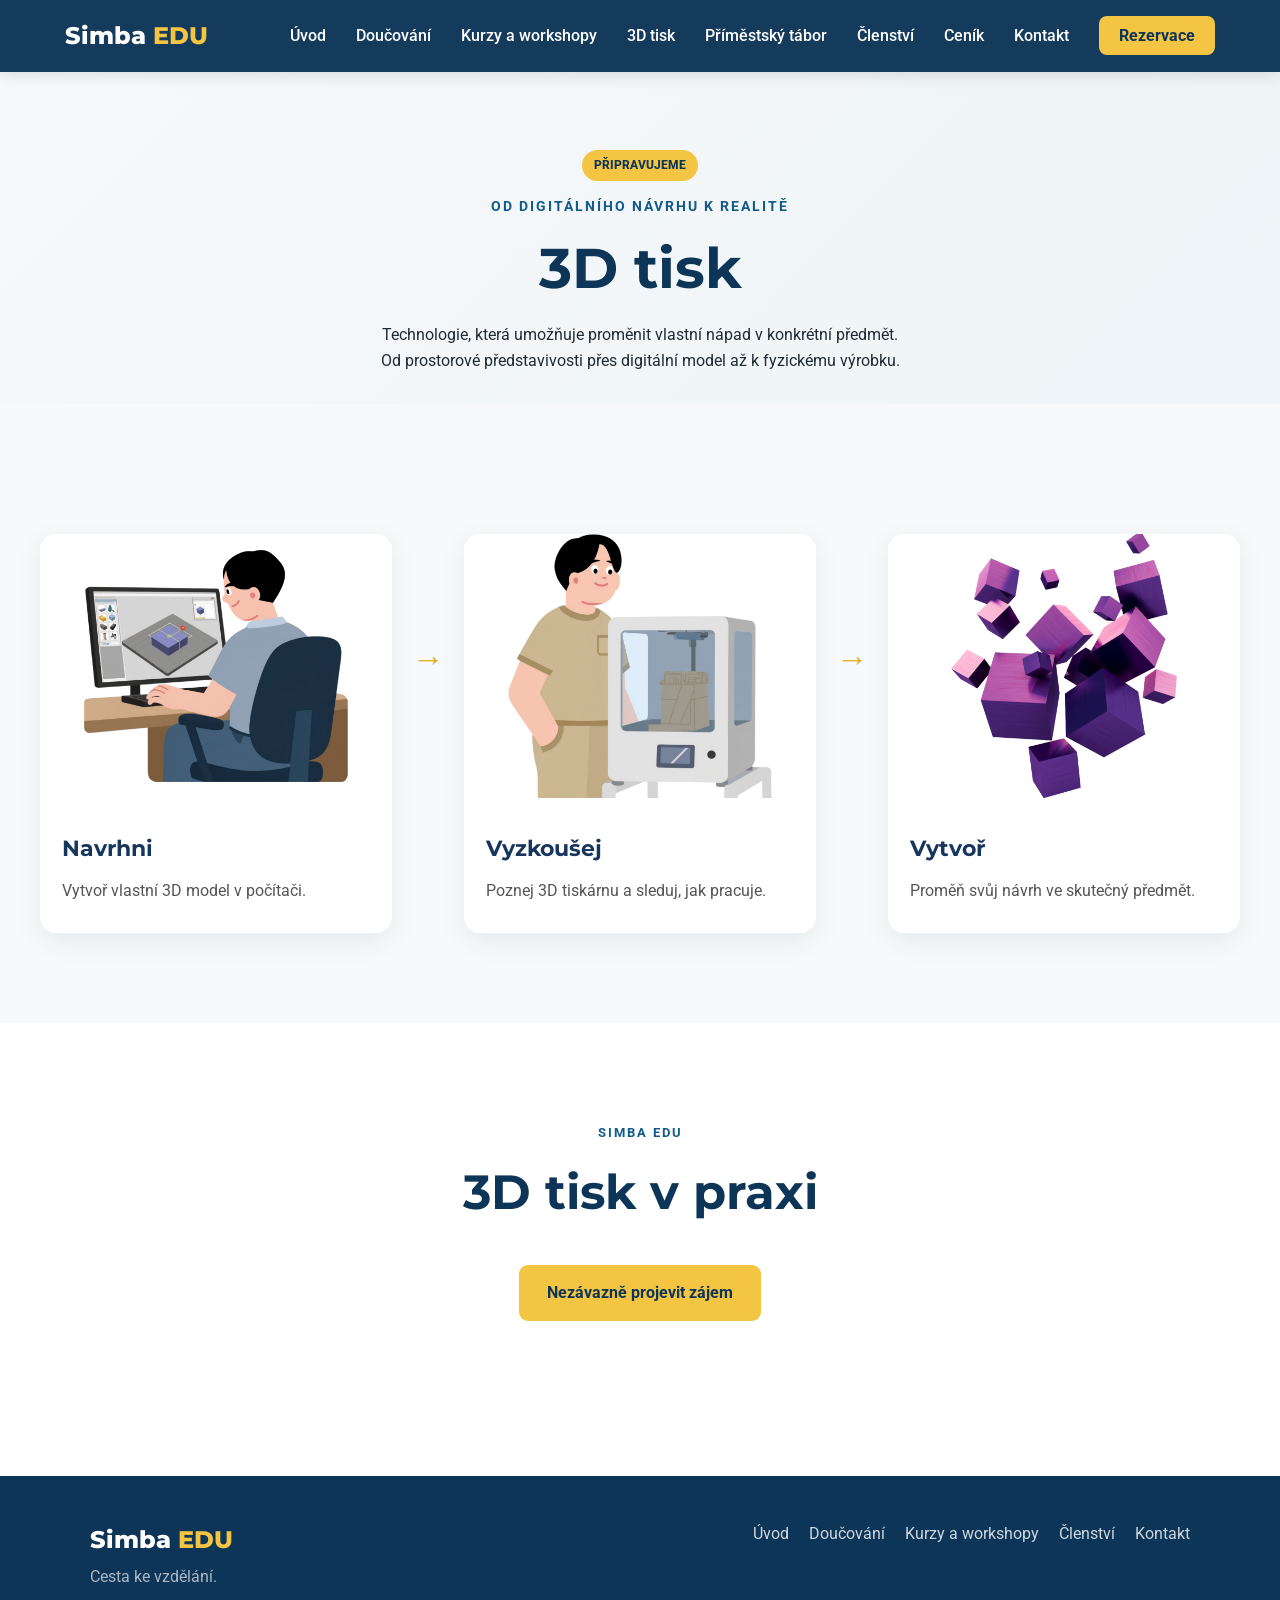
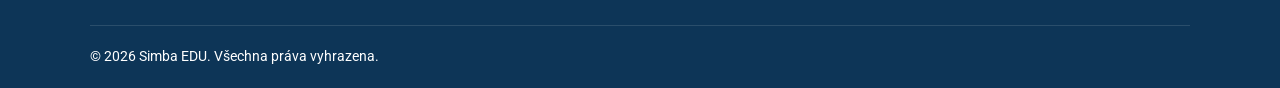
<file: 3d-tisk.html>
<!DOCTYPE html>
<html lang="cs">
<head>
    <meta charset="UTF-8">
    <meta name="viewport" content="width=device-width, initial-scale=1.0">
    <meta name="description" content="3D tisk se Simba EDU – objevování digitálního navrhování a tvorby v praxi.">
    <title>3D tisk | Simba EDU</title>

    <link rel="stylesheet" href="style.css">
    <link rel="preconnect" href="https://fonts.googleapis.com">
    <link rel="preconnect" href="https://fonts.gstatic.com" crossorigin>
    <link href="https://fonts.googleapis.com/css2?family=Montserrat:wght@600;700;800&family=Roboto:wght@400;500;700&display=swap" rel="stylesheet">
</head>

<body>

<nav class="navbar" id="navbar">
    <div class="nav-container">
        <a href="index.html#hero" class="logo">Simba <span>EDU</span></a>

        <button class="menu-toggle" aria-label="Otevřít menu" aria-expanded="false">☰</button>

        <ul class="nav-menu">
            <li><a href="index.html#hero">Úvod</a></li>
            <li><a href="index.html#doucovani">Doučování</a></li>
            <li><a href="index.html#kurzy">Kurzy a workshopy</a></li>
            <li><a href="3d-tisk.html" aria-current="page">3D tisk</a></li>
            <li><a href="primestsky-tabor.html">Příměstský tábor</a></li>
            <li><a href="clenstvi.html">Členství</a></li>
            <li><a href="index.html#cenik">Ceník</a></li>
            <li><a href="kontakt.html">Kontakt</a></li>
            <li><a href="index.html#rezervace" class="nav-button">Rezervace</a></li>
        </ul>
    </div>
</nav>

<header class="page-hero">
    <div class="page-hero-content">
           <span class="coming-soon">PŘIPRAVUJEME</span>
        <span class="section-label">OD DIGITÁLNÍHO NÁVRHU K REALITĚ</span>
        <h1>3D tisk</h1>
        <p>
            Technologie, která umožňuje proměnit vlastní nápad
            v konkrétní předmět. <br>Od prostorové představivosti
            přes digitální model až k fyzickému výrobku.
        </p>
     
    </div>
</header>


<!-- 3D TISK -->

<section class="section technology-detail">

    <div class="section-heading">
        
    </div>

    <div class="technology-steps">

        <article class="technology-step">
            <div class="step-image">
                <img src="navrhni.png" alt="Student navrhuje model v AutoCADu">
            </div>
            <div class="step-content">
                <span class="step-number"></span>
                <h3>Navrhni</h3>
                <p>Vytvoř vlastní 3D model v počítači.</p>
            </div>
        </article>

        <div class="step-arrow" aria-hidden="true">→</div>

        <article class="technology-step">
            <div class="step-image">
                <img src="vyzkousej.png" alt="3D tiskárna při práci">
            </div>
            <div class="step-content">
                <span class="step-number"></span>
                <h3>Vyzkoušej</h3>
                <p>Poznej 3D tiskárnu a sleduj, jak pracuje.</p>
            </div>
        </article>

        <div class="step-arrow" aria-hidden="true">→</div>

        <article class="technology-step">
            <div class="step-image">
                <img src="vytvor.png" alt="Hotové 3D vytištěné kostičky">
            </div>
            <div class="step-content">
                <span class="step-number"></span>
                <h3>Vytvoř</h3>
                <p>Proměň svůj návrh ve skutečný předmět.</p>
            </div>
        </article>

    </div>

</section>


<!-- CO PŘIPRAVUJEME -->

<section class="section section-light">
    <div class="section-heading">
        <span class="section-label">SIMBA EDU</span>
        <h2>3D tisk v praxi</h2>
        
        <div class="hero-buttons">
            <a href="kontakt.html" class="btn btn-primary">
                Nezávazně projevit zájem
            </a>
        </div>
    </div>
</section>


<footer class="footer">
    <div class="footer-container">
        <div>
            <div class="footer-logo">Simba <span>EDU</span></div>
            <p>Cesta ke vzdělání.</p>
        </div>

        <div class="footer-links">
            <a href="index.html#hero">Úvod</a>
            <a href="index.html#doucovani">Doučování</a>
            <a href="index.html#kurzy">Kurzy a workshopy</a>
            <a href="clenstvi.html">Členství</a>
            <a href="kontakt.html">Kontakt</a>
        </div>
    </div>

    <div class="footer-bottom">
        <p>© 2026 Simba EDU. Všechna práva vyhrazena.</p>
    </div>
</footer>

<script src="script.js"></script>
</body>
</html>
</file>
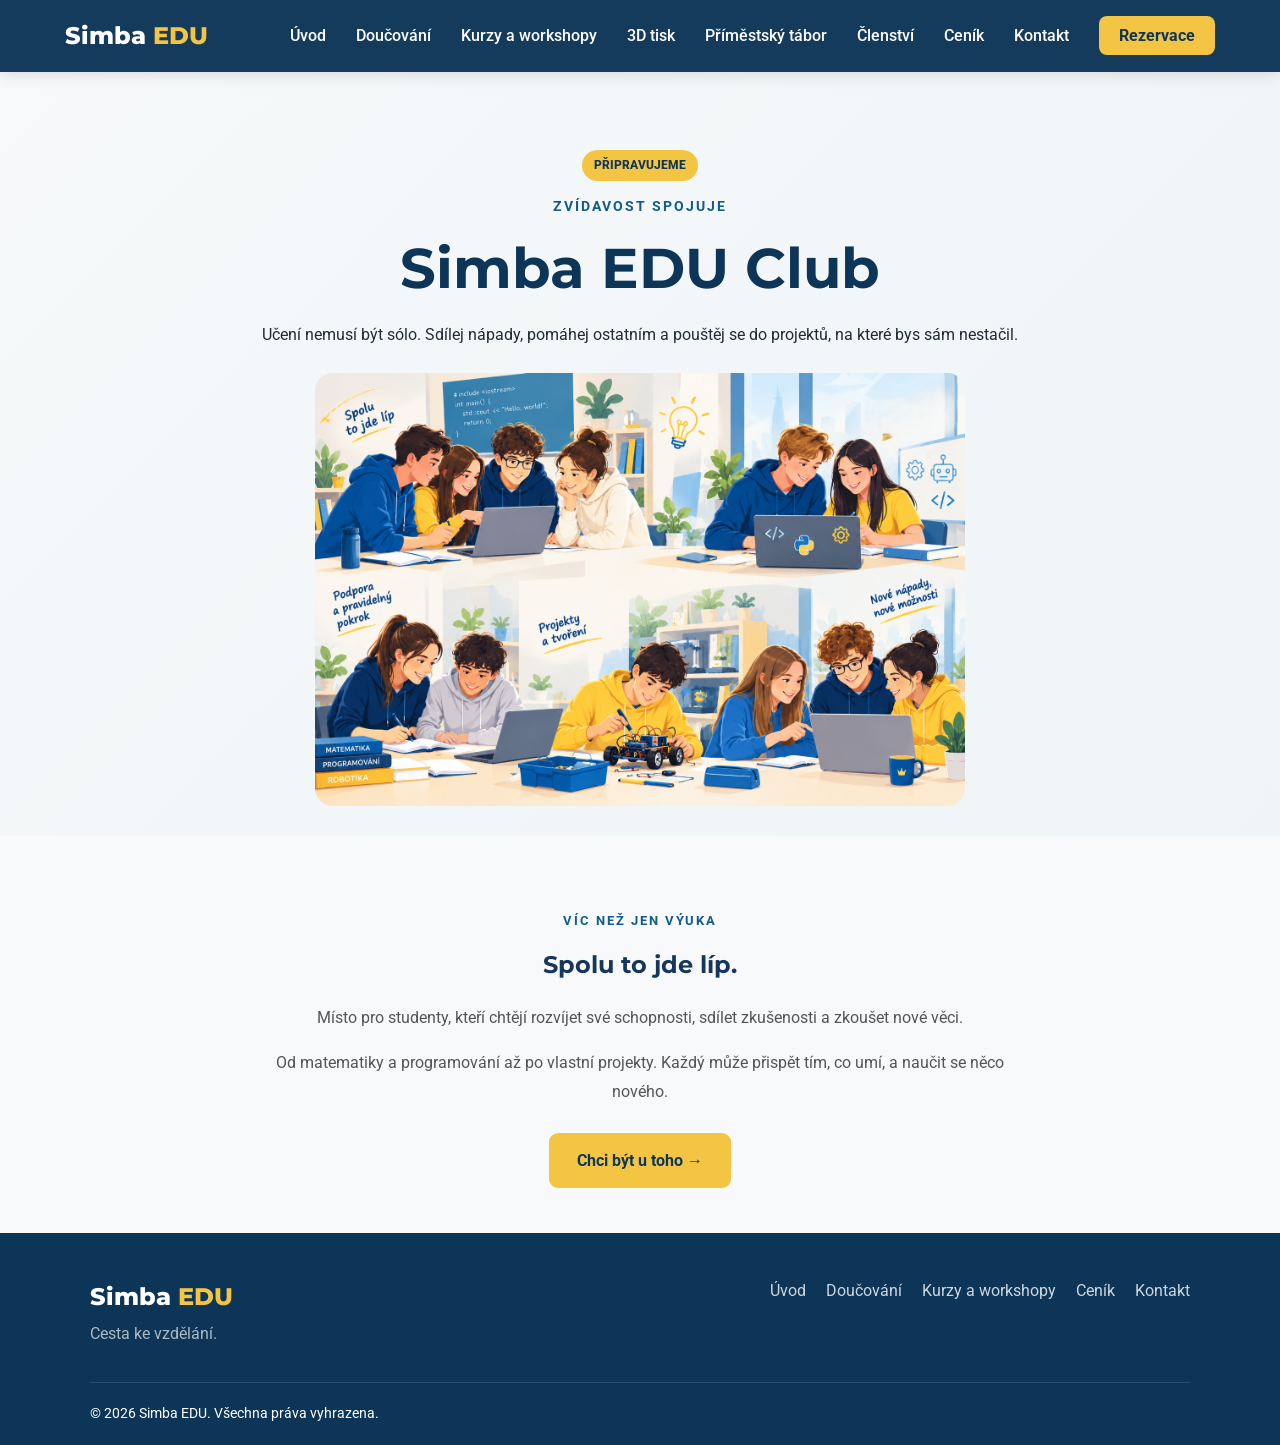
<file: clenstvi.html>
<!DOCTYPE html>
<html lang="cs">
<head>
    <meta charset="UTF-8">
    <meta name="viewport" content="width=device-width, initial-scale=1.0">
    <meta name="description" content="Simba EDU Club – připravovaná vzdělávací komunita pro zvídavé studenty, rodiče a učitele.">
    <title>Simba EDU Club | Simba EDU</title>

    <link rel="stylesheet" href="style.css">
    <link rel="preconnect" href="https://fonts.googleapis.com">
    <link rel="preconnect" href="https://fonts.gstatic.com" crossorigin>
    <link href="https://fonts.googleapis.com/css2?family=Montserrat:wght@600;700;800&family=Roboto:wght@400;500;700&display=swap" rel="stylesheet">
</head>

<body>

<nav class="navbar" id="navbar">
    <div class="nav-container">
        <a href="index.html#hero" class="logo">Simba <span>EDU</span></a>
        <button class="menu-toggle" aria-label="Otevřít menu" aria-expanded="false">☰</button>
        <ul class="nav-menu">
            <li><a href="index.html#hero">Úvod</a></li>
            <li><a href="index.html#doucovani">Doučování</a></li>
            <li><a href="index.html#kurzy">Kurzy a workshopy</a></li>
            <li><a href="3d-tisk.html">3D tisk</a></li>
            <li><a href="primestsky-tabor.html" aria-current="page">Příměstský tábor</a></li>
            <li><a href="clenstvi.html">Členství</a></li>
            <li><a href="index.html#cenik">Ceník</a></li>
            <li><a href="kontakt.html">Kontakt</a></li>
            <li><a href="index.html#rezervace" class="nav-button">Rezervace</a></li>
        </ul>
    </div>
</nav>
<!-- ÚVOD -->

<header class="page-hero">
    <div class="page-hero-content">
        <span class="coming-soon">PŘIPRAVUJEME</span>
        <p class="section-label">ZVÍDAVOST SPOJUJE</p>
        <h1>Simba EDU Club</h1>
        <p>
            Učení nemusí být sólo. Sdílej nápady, pomáhej ostatním
            a pouštěj se do projektů, na které bys sám nestačil.
        </p>
        <div class="club-main-image">
            <img src="simba-edu-club.png"
                 alt="Studenti spolupracují, programují a pomáhají si s učením">
        </div>
    </div>
</header>


<!-- HLAVNÍ VIZUÁL -->


<section class="section club-intro">

    <div class="club-intro-text">

        <span class="section-label">VÍC NEŽ JEN VÝUKA</span>

        <h2>Spolu to jde líp.</h2>

        <p>
            Místo pro studenty, kteří chtějí rozvíjet své
            schopnosti, sdílet zkušenosti a zkoušet nové věci.
        </p>

        <p>
            Od matematiky a programování až po vlastní projekty.
            Každý může přispět tím, co umí, a naučit se něco nového.
        </p>

        <a href="kontakt.html" class="btn btn-primary">
            Chci být u toho →
        </a>

    </div>

</section>


<footer class="footer">
    <div class="footer-container">
        <div>
            <div class="footer-logo">Simba <span>EDU</span></div>
            <p>Cesta ke vzdělání.</p>
        </div>

        <div class="footer-links">
            <a href="index.html#hero">Úvod</a>
            <a href="index.html#doucovani">Doučování</a>
            <a href="index.html#kurzy">Kurzy a workshopy</a>
            <a href="index.html#cenik">Ceník</a>
            <a href="kontakt.html">Kontakt</a>
        </div>
    </div>

    <div class="footer-bottom">
        <p>© 2026 Simba EDU. Všechna práva vyhrazena.</p>
    </div>
</footer>

<script src="script.js"></script>
</body>
</html>
</file>
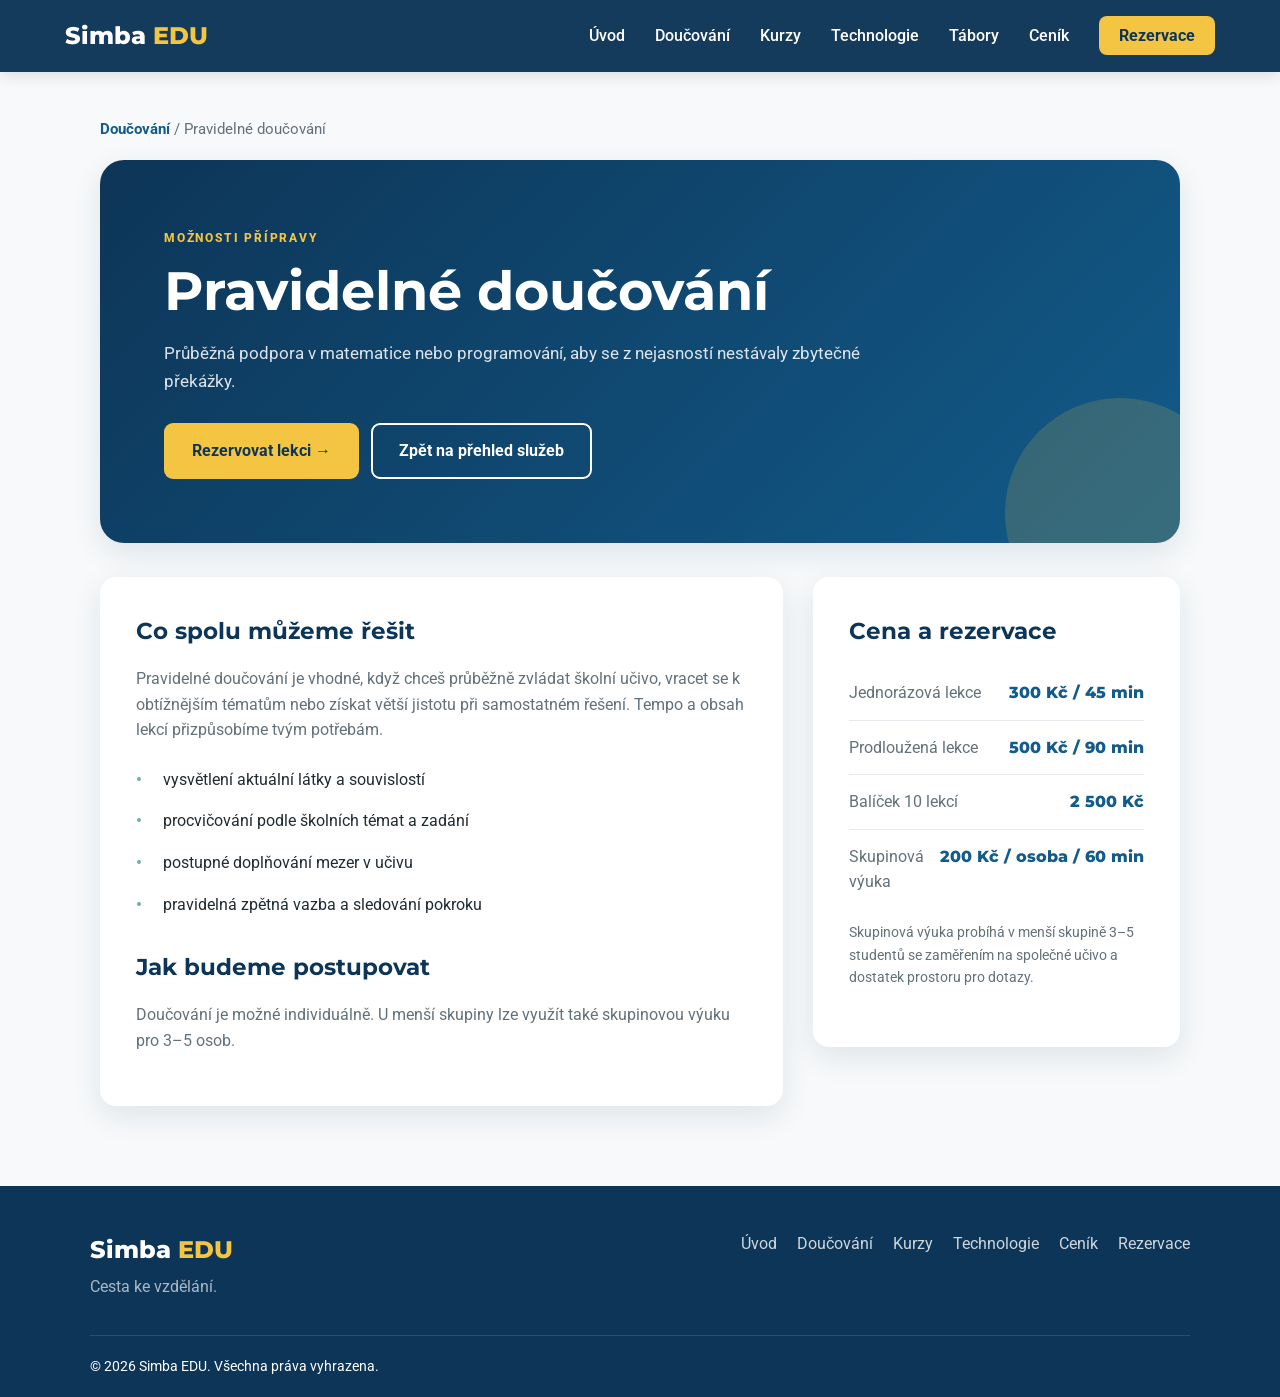
<file: klasicke-doucovani.html>
<!DOCTYPE html>
<html lang="cs">
<head>
    <meta charset="UTF-8">
    <meta name="viewport" content="width=device-width, initial-scale=1.0">
    <meta name="description" content="Pravidelné doučování v Simba EDU. Individuální přístup, srozumitelné vysvětlení a možnost rezervace.">
    <title>Pravidelné doučování | Simba EDU</title>
    <link rel="stylesheet" href="style.css">
    <link rel="preconnect" href="https://fonts.googleapis.com">
    <link rel="preconnect" href="https://fonts.gstatic.com" crossorigin>
    <link href="https://fonts.googleapis.com/css2?family=Montserrat:wght@600;700;800&family=Roboto:wght@400;500;700&display=swap" rel="stylesheet">
</head>
<body>
<nav class="navbar" id="navbar">
    <div class="nav-container">
        <a href="index.html#hero" class="logo">Simba <span>EDU</span></a>
        <button class="menu-toggle" aria-label="Otevřít menu" aria-expanded="false">☰</button>
        <ul class="nav-menu">
            <li><a href="index.html#o-mne">Úvod</a></li>
            <li><a href="index.html#doucovani">Doučování</a></li>
            <li><a href="index.html#kurzy">Kurzy</a></li>
            <li><a href="index.html#technologie">Technologie</a></li>
            <li><a href="index.html#tabor">Tábory</a></li>
            <li><a href="index.html#cenik">Ceník</a></li>
            <li><a href="index.html?sluzba=klasicke_doucovani#rezervace" class="nav-button">Rezervace</a></li>
        </ul>
    </div>
</nav>
<main class="service-page">
    <div class="service-page-container">
        <p class="service-breadcrumb"><a href="index.html#doucovani">Doučování</a> / Pravidelné doučování</p>
        <section class="service-hero-panel">
            <span class="service-eyebrow">MOŽNOSTI PŘÍPRAVY</span>
            <h1>Pravidelné doučování</h1>
            <p>Průběžná podpora v matematice nebo programování, aby se z nejasností nestávaly zbytečné překážky.</p>
            <div class="service-hero-actions">
                <a href="index.html?sluzba=klasicke_doucovani#rezervace" class="btn btn-primary">Rezervovat lekci →</a>
                <a href="index.html#doucovani" class="btn btn-secondary">Zpět na přehled služeb</a>
            </div>
        </section>

        <div class="service-detail-grid">
            <section class="service-info-panel">
                <h2>Co spolu můžeme řešit</h2>
                <p>Pravidelné doučování je vhodné, když chceš průběžně zvládat školní učivo, vracet se k obtížnějším tématům nebo získat větší jistotu při samostatném řešení. Tempo a obsah lekcí přizpůsobíme tvým potřebám.</p>
                <ul class="service-benefits">
                    <li>vysvětlení aktuální látky a souvislostí</li>
                    <li>procvičování podle školních témat a zadání</li>
                    <li>postupné doplňování mezer v učivu</li>
                    <li>pravidelná zpětná vazba a sledování pokroku</li>
                </ul>
                <h2>Jak budeme postupovat</h2>
                <p>Doučování je možné individuálně. U menší skupiny lze využít také skupinovou výuku pro 3–5 osob.</p>
            </section>
            <aside class="service-price-panel" aria-label="Cena služby">
        <h2>Cena a rezervace</h2>
      <div class="service-price-row">
    <span class="service-price-label">Jednorázová lekce</span>
    <span class="service-price-value">300 Kč / 45 min</span>
</div>

<div class="service-price-row">
    <span class="service-price-label">Prodloužená lekce</span>
    <span class="service-price-value">500 Kč / 90 min</span>
</div>

<div class="service-price-row">
    <span class="service-price-label">Balíček 10 lekcí</span>
    <span class="service-price-value">2 500 Kč</span>
</div>

<div class="service-price-row">
    <span class="service-price-label">Skupinová výuka</span>
    <span class="service-price-value">200 Kč / osoba / 60 min</span>
</div>

<p class="service-price-note">
    Skupinová výuka probíhá v menší skupině 3–5 studentů se zaměřením na společné učivo a dostatek prostoru pro dotazy.
</p>
</main>
<footer class="footer">
    <div class="footer-container">
        <div><div class="footer-logo">Simba <span>EDU</span></div><p>Cesta ke vzdělání.</p></div>
        <div class="footer-links">
            <a href="index.html#o-mne">Úvod</a>
            <a href="index.html#doucovani">Doučování</a>
            <a href="index.html#kurzy">Kurzy</a>
            <a href="index.html#technologie">Technologie</a>
            <a href="index.html#cenik">Ceník</a>
            <a href="index.html#rezervace">Rezervace</a>
        </div>
    </div>
    <div class="footer-bottom"><p>© 2026 Simba EDU. Všechna práva vyhrazena.</p></div>
</footer>
<script src="script.js"></script>
</body>
</html>
</file>
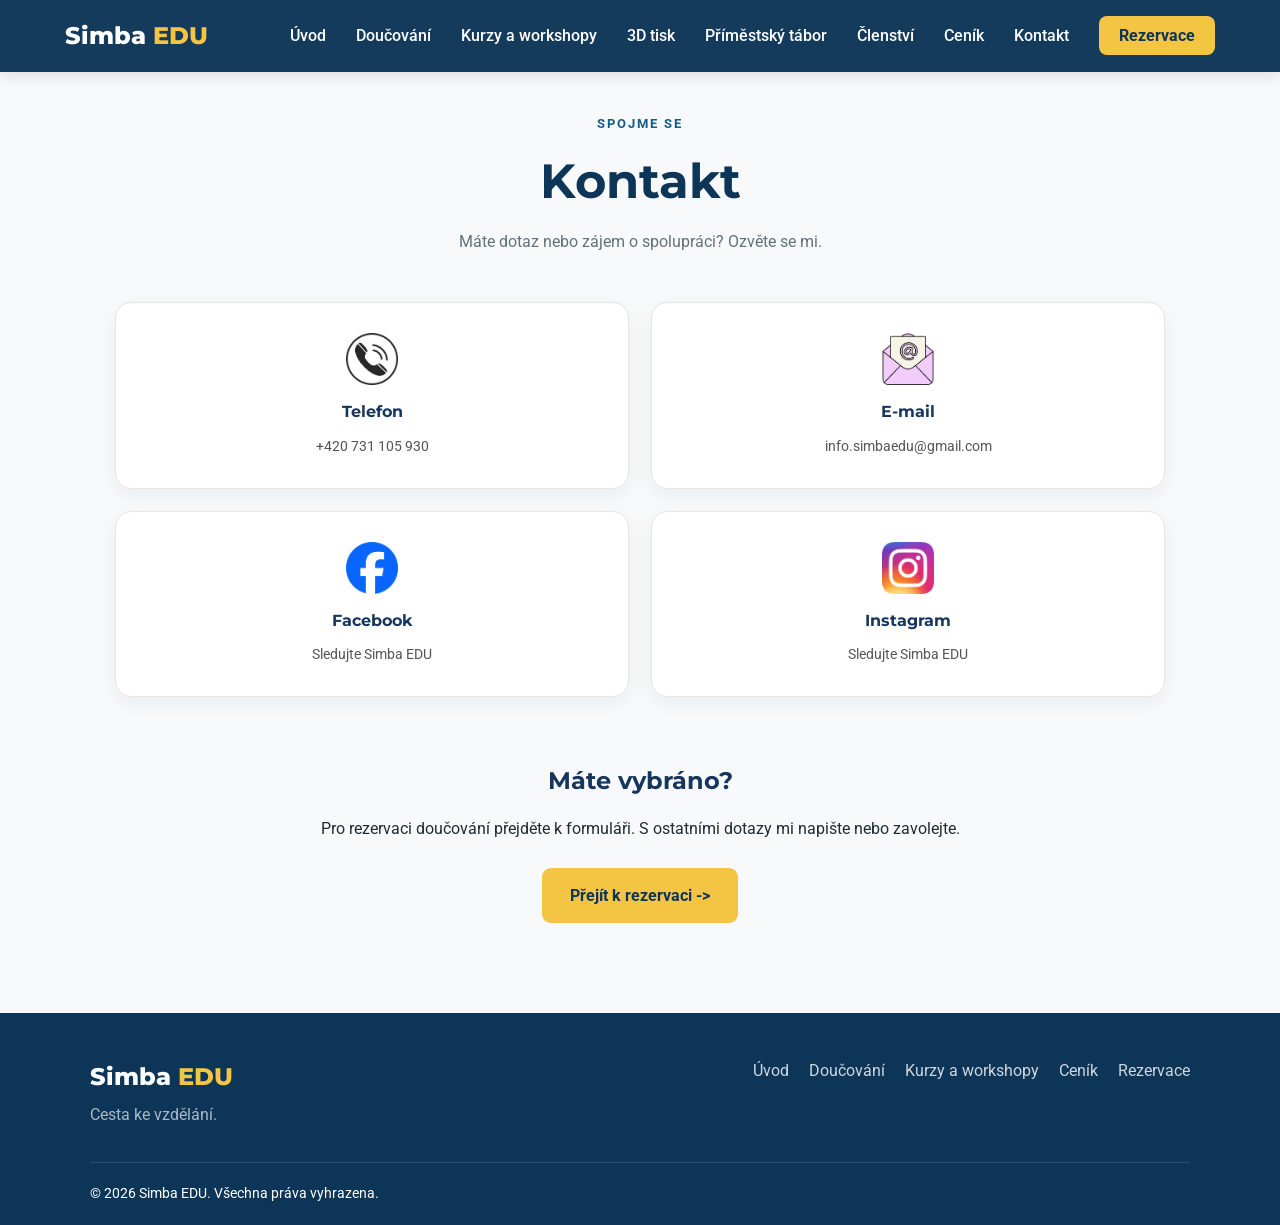
<file: kontakt.html>
<!DOCTYPE html>
<html lang="cs">
<head>
    <meta charset="UTF-8">
    <meta name="viewport" content="width=device-width, initial-scale=1.0">
    <meta name="description" content="Kontaktujte Simba EDU – individuální doučování, vzdělávací workshopy a další nabídka.">
    <title>Kontakt | Simba EDU</title>

    <link rel="stylesheet" href="style.css">
    <link rel="preconnect" href="https://fonts.googleapis.com">
    <link rel="preconnect" href="https://fonts.gstatic.com" crossorigin>
    <link href="https://fonts.googleapis.com/css2?family=Montserrat:wght@600;700;800&family=Roboto:wght@400;500;700&display=swap" rel="stylesheet">
</head>

<body>

<nav class="navbar" id="navbar">
    <div class="nav-container">
        <a href="index.html#hero" class="logo">Simba <span>EDU</span></a>

        <button class="menu-toggle" aria-label="Otevřít menu" aria-expanded="false">☰</button>

        <ul class="nav-menu">
            <li><a href="index.html#hero">Úvod</a></li>
            <li><a href="index.html#doucovani">Doučování</a></li>
            <li><a href="index.html#kurzy">Kurzy a workshopy</a></li>
            <li><a href="3d-tisk.html">3D tisk</a></li>
            <li><a href="primestsky-tabor.html">Příměstský tábor</a></li>
            <li><a href="clenstvi.html">Členství</a></li>
            <li><a href="index.html#cenik">Ceník</a></li>
            <li><a href="kontakt.html" aria-current="page">Kontakt</a></li>
            <li><a href="index.html#rezervace" class="nav-button">Rezervace</a></li>
        </ul>
    </div>
</nav>



<section class="section contact-page">

    <div class="section-heading">
        <span class="section-label">SPOJME SE</span>
        <h2>Kontakt</h2>
        <p>Máte dotaz nebo zájem o spolupráci? Ozvěte se mi.</p>
    </div>

    <div class="contact-options" aria-label="Kontaktní údaje Simba EDU">

        <a class="contact-option" href="tel:+420731105930">
            <span class="contact-option-icon">
    <img src="telefon.png" alt="">
</span>
            <span class="contact-option-label">Telefon</span>
            <span class="contact-option-value">+420 731 105 930</span>
        </a>

        <a class="contact-option" href="mailto:info.simbaedu@gmail.com">
            <span class="contact-option-icon">
    <img src="email.png" alt="">
</span>
            <span class="contact-option-label">E-mail</span>
            <span class="contact-option-value">info.simbaedu@gmail.com</span>
        </a>

        <a class="contact-option"
           href="https://www.facebook.com/share/1Duo6jnE8x/"
           target="_blank" rel="noopener noreferrer">
            <span class="contact-option-icon">
    <img src="facebook.png" alt="">
</span>

            <span class="contact-option-label">Facebook</span>
            <span class="contact-option-value">Sledujte Simba EDU</span>
        </a>

        <a class="contact-option"
           href="https://www.instagram.com/_simbaedu_?dlrf=MTBveXZ5b2E4bDJjNQ=="
           target="_blank" rel="noopener noreferrer">
           <span class="contact-option-icon">
    <img src="instagram.png" alt="">
</span>
            <span class="contact-option-label">Instagram</span>
            <span class="contact-option-value">Sledujte Simba EDU</span>
        </a>

    </div>

    <div class="contact-cta">
        <h2>Máte vybráno?</h2>
        <p>
            Pro rezervaci doučování přejděte k formuláři.
            S ostatními dotazy mi napište nebo zavolejte.
        </p>
        <a href="index.html#rezervace" class="btn btn-primary">
            Přejít k rezervaci ->
        </a>
    </div>

</section>


<footer class="footer">
    <div class="footer-container">
        <div>
            <div class="footer-logo">Simba <span>EDU</span></div>
            <p>Cesta ke vzdělání.</p>
        </div>

        <div class="footer-links">
            <a href="index.html#hero">Úvod</a>
            <a href="index.html#doucovani">Doučování</a>
            <a href="index.html#kurzy">Kurzy a workshopy</a>
            <a href="index.html#cenik">Ceník</a>
            <a href="index.html#rezervace">Rezervace</a>
        </div>
    </div>

    <div class="footer-bottom">
        <p>© 2026 Simba EDU. Všechna práva vyhrazena.</p>
    </div>
</footer>

<script src="script.js"></script>
</body>
</html>
</file>
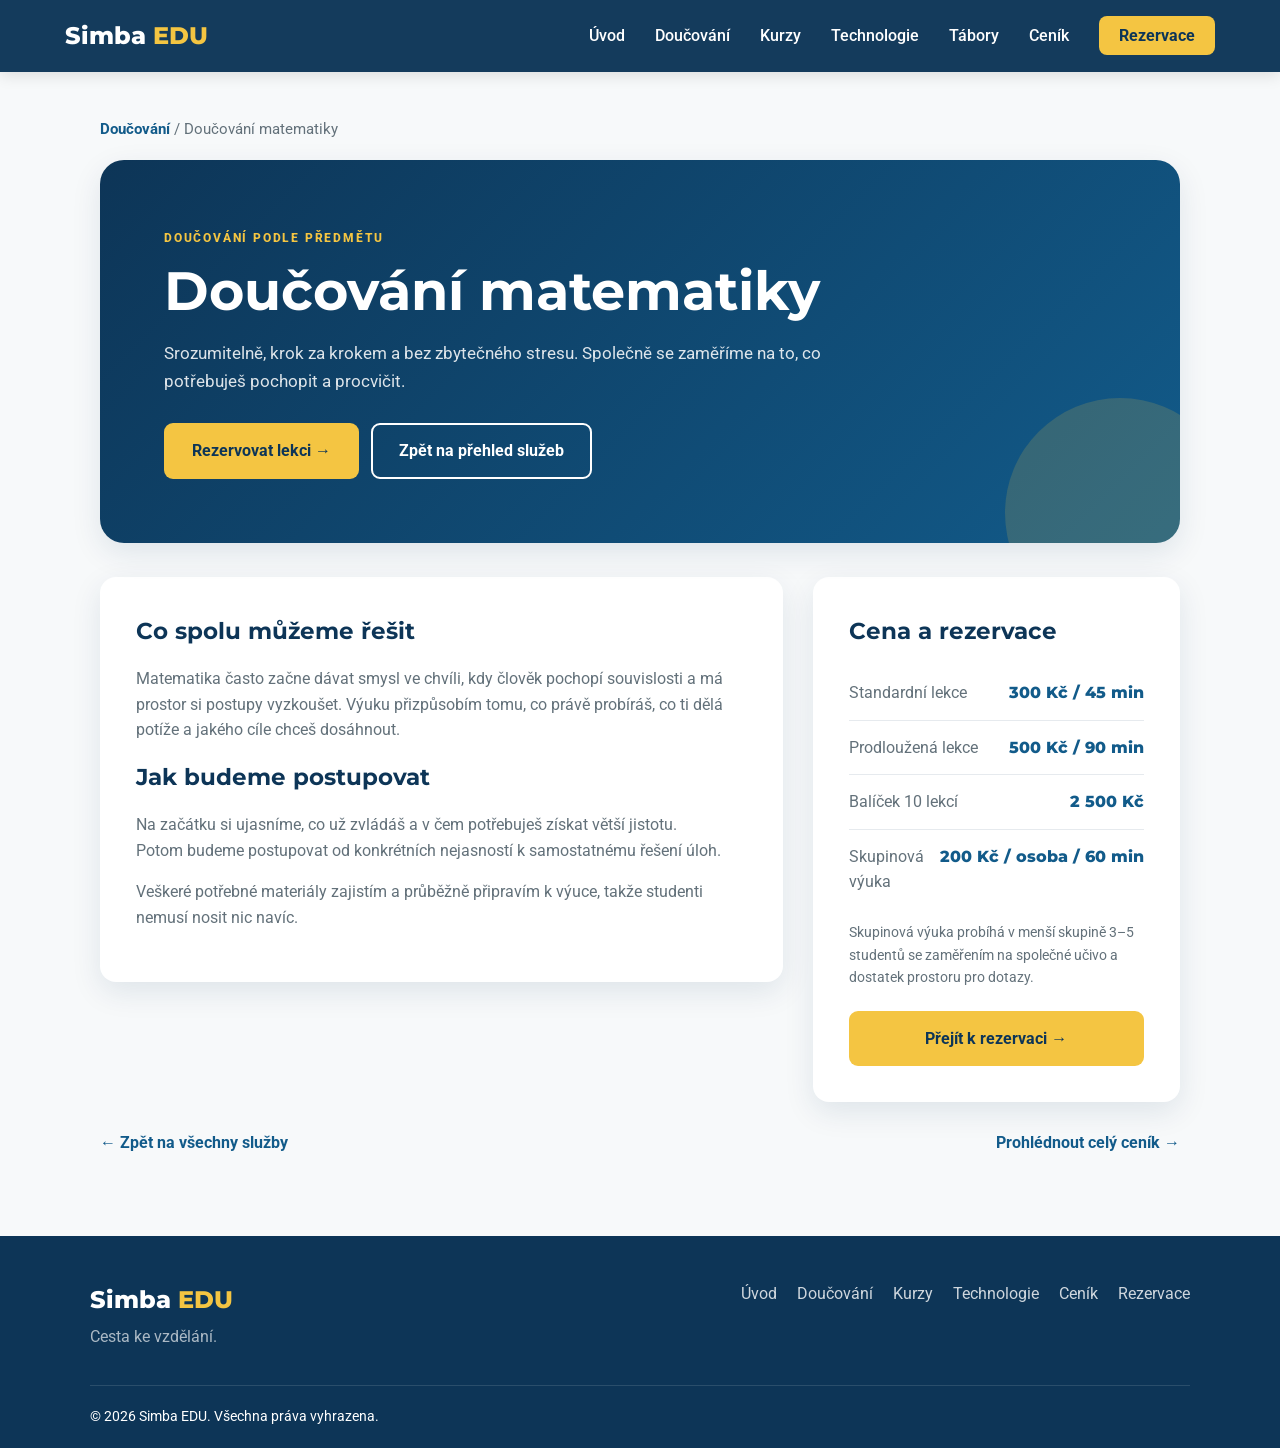
<file: matematika.html>
<!DOCTYPE html>
<html lang="cs">
<head>
    <meta charset="UTF-8">
    <meta name="viewport" content="width=device-width, initial-scale=1.0">
    <meta name="description" content="Doučování matematiky v Simba EDU. Individuální přístup, srozumitelné vysvětlení a možnost rezervace.">
    <title>Doučování matematiky | Simba EDU</title>
    <link rel="stylesheet" href="style.css">
    <link rel="preconnect" href="https://fonts.googleapis.com">
    <link rel="preconnect" href="https://fonts.gstatic.com" crossorigin>
    <link href="https://fonts.googleapis.com/css2?family=Montserrat:wght@600;700;800&family=Roboto:wght@400;500;700&display=swap" rel="stylesheet">
</head>
<body>
<nav class="navbar" id="navbar">
    <div class="nav-container">
        <a href="index.html#hero" class="logo">Simba <span>EDU</span></a>
        <button class="menu-toggle" aria-label="Otevřít menu" aria-expanded="false">☰</button>
        <ul class="nav-menu">
            <li><a href="index.html#o-mne">Úvod</a></li>
            <li><a href="index.html#doucovani">Doučování</a></li>
            <li><a href="index.html#kurzy">Kurzy</a></li>
            <li><a href="index.html#technologie">Technologie</a></li>
            <li><a href="index.html#tabor">Tábory</a></li>
            <li><a href="index.html#cenik">Ceník</a></li>
            <li><a href="index.html?sluzba=matematika#rezervace" class="nav-button">Rezervace</a></li>
        </ul>
    </div>
</nav>
<main class="service-page">
    <div class="service-page-container">
        <p class="service-breadcrumb"><a href="index.html#doucovani">Doučování</a> / Doučování matematiky</p>
        <section class="service-hero-panel">
            <span class="service-eyebrow">DOUČOVÁNÍ PODLE PŘEDMĚTU</span>
            <h1>Doučování matematiky</h1>
            <p>Srozumitelně, krok za krokem a bez zbytečného stresu. Společně se zaměříme na to, co potřebuješ pochopit a procvičit.</p>
            <div class="service-hero-actions">
                <a href="index.html?sluzba=matematika#rezervace" class="btn btn-primary">Rezervovat lekci →</a>
                <a href="index.html#doucovani" class="btn btn-secondary">Zpět na přehled služeb</a>
            </div>
        </section>

        <div class="service-detail-grid">
            <section class="service-info-panel">
                <h2>Co spolu můžeme řešit</h2>
                <p>Matematika často začne dávat smysl ve chvíli, kdy člověk pochopí souvislosti a má prostor si postupy vyzkoušet. Výuku přizpůsobím tomu, co právě probíráš, co ti dělá potíže a jakého cíle chceš dosáhnout.</p>
              
                <h2>Jak budeme postupovat</h2>
                <p>Na začátku si ujasníme, co už zvládáš a v čem potřebuješ získat větší jistotu. <br>Potom budeme postupovat od konkrétních nejasností k samostatnému řešení úloh.</p>
                <p>Veškeré potřebné materiály zajistím a průběžně připravím k výuce, takže studenti nemusí nosit nic navíc.</p>
           
            </section>
            <aside class="service-price-panel" aria-label="Cena služby">
        
<h2>Cena a rezervace</h2>

<div class="service-price-row">
    <span class="service-price-label">Standardní lekce</span>
    <span class="service-price-value">300 Kč / 45 min</span>
</div>

<div class="service-price-row">
    <span class="service-price-label">Prodloužená lekce</span>
    <span class="service-price-value">500 Kč / 90 min</span>
</div>

<div class="service-price-row">
    <span class="service-price-label">Balíček 10 lekcí</span>
    <span class="service-price-value">2 500 Kč</span>
</div>

<div class="service-price-row">
    <span class="service-price-label">Skupinová výuka</span>
    <span class="service-price-value">200 Kč / osoba / 60 min</span>
</div>

<p class="service-price-note">
    Skupinová výuka probíhá v menší skupině 3–5 studentů se zaměřením na společné učivo a dostatek prostoru pro dotazy.
</p>

<a href="index.html?sluzba=matematika#rezervace" class="btn btn-primary">
    Přejít k rezervaci →
</a>
</aside>
</div>

        <div class="service-bottom-links">
            <a class="service-back-link" href="index.html#doucovani">← Zpět na všechny služby</a>
            <a class="service-back-link" href="index.html#cenik">Prohlédnout celý ceník →</a>
        </div>
    </div>
</main>
<footer class="footer">
    <div class="footer-container">
        <div><div class="footer-logo">Simba <span>EDU</span></div><p>Cesta ke vzdělání.</p></div>
        <div class="footer-links">
            <a href="index.html#o-mne">Úvod</a>
            <a href="index.html#doucovani">Doučování</a>
            <a href="index.html#kurzy">Kurzy</a>
            <a href="index.html#technologie">Technologie</a>
            <a href="index.html#cenik">Ceník</a>
            <a href="index.html#rezervace">Rezervace</a>
        </div>
    </div>
    <div class="footer-bottom"><p>© 2026 Simba EDU. Všechna práva vyhrazena.</p></div>
</footer>
<script src="script.js"></script>
</body>
</html>
</file>
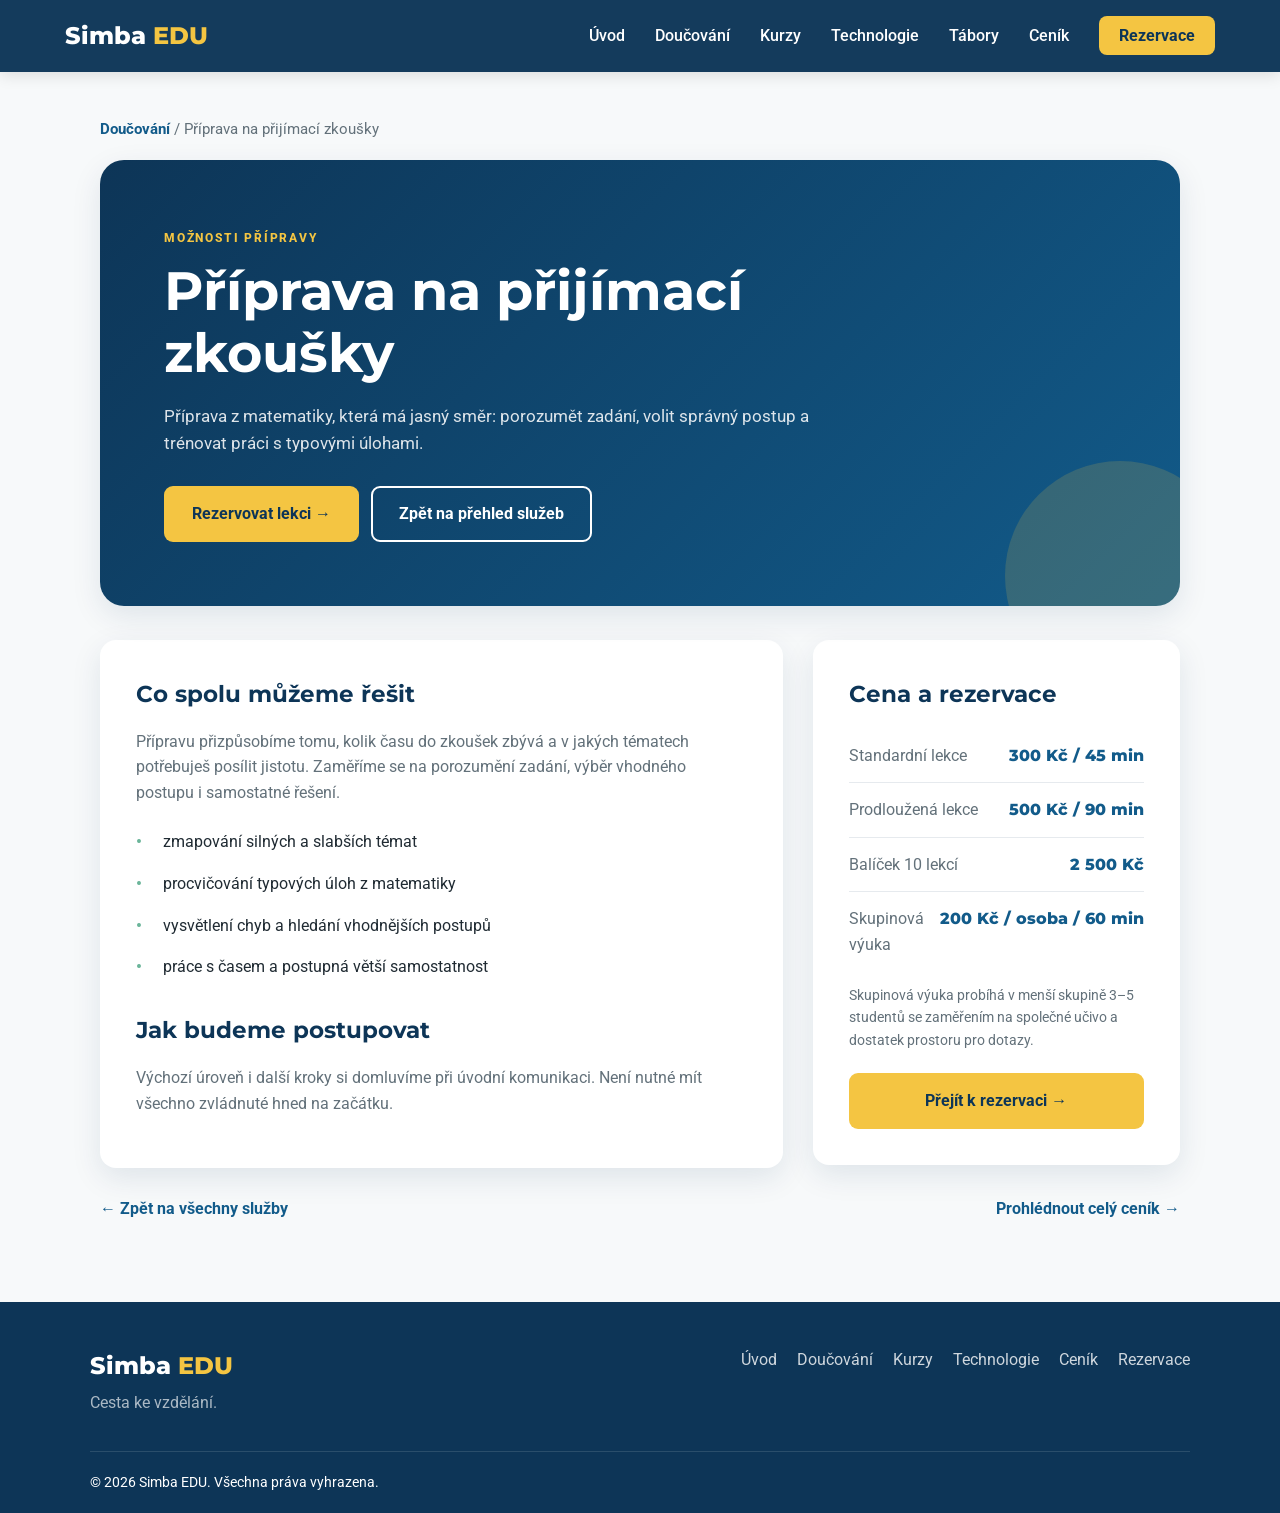
<file: prijimaci-zkousky.html>
<!DOCTYPE html>
<html lang="cs">
<head>
    <meta charset="UTF-8">
    <meta name="viewport" content="width=device-width, initial-scale=1.0">
    <meta name="description" content="Příprava na přijímací zkoušky v Simba EDU. Individuální přístup, srozumitelné vysvětlení a možnost rezervace.">
    <title>Příprava na přijímací zkoušky | Simba EDU</title>
    <link rel="stylesheet" href="style.css">
    <link rel="preconnect" href="https://fonts.googleapis.com">
    <link rel="preconnect" href="https://fonts.gstatic.com" crossorigin>
    <link href="https://fonts.googleapis.com/css2?family=Montserrat:wght@600;700;800&family=Roboto:wght@400;500;700&display=swap" rel="stylesheet">
</head>
<body>
<nav class="navbar" id="navbar">
    <div class="nav-container">
        <a href="index.html#hero" class="logo">Simba <span>EDU</span></a>
        <button class="menu-toggle" aria-label="Otevřít menu" aria-expanded="false">☰</button>
        <ul class="nav-menu">
            <li><a href="index.html#o-mne">Úvod</a></li>
            <li><a href="index.html#doucovani">Doučování</a></li>
            <li><a href="index.html#kurzy">Kurzy</a></li>
            <li><a href="index.html#technologie">Technologie</a></li>
            <li><a href="index.html#tabor">Tábory</a></li>
            <li><a href="index.html#cenik">Ceník</a></li>
            <li><a href="index.html?sluzba=prijimaci_zkousky#rezervace" class="nav-button">Rezervace</a></li>
        </ul>
    </div>
</nav>
<main class="service-page">
    <div class="service-page-container">
        <p class="service-breadcrumb"><a href="index.html#doucovani">Doučování</a> / Příprava na přijímací zkoušky</p>
        <section class="service-hero-panel">
            <span class="service-eyebrow">MOŽNOSTI PŘÍPRAVY</span>
            <h1>Příprava na přijímací zkoušky</h1>
            <p>Příprava z matematiky, která má jasný směr: porozumět zadání, volit správný postup a trénovat práci s typovými úlohami.</p>
            <div class="service-hero-actions">
                <a href="index.html?sluzba=prijimaci_zkousky#rezervace" class="btn btn-primary">Rezervovat lekci →</a>
                <a href="index.html#doucovani" class="btn btn-secondary">Zpět na přehled služeb</a>
            </div>
        </section>

        <div class="service-detail-grid">
            <section class="service-info-panel">
                <h2>Co spolu můžeme řešit</h2>
                <p>Přípravu přizpůsobíme tomu, kolik času do zkoušek zbývá a v jakých tématech potřebuješ posílit jistotu. Zaměříme se na porozumění zadání, výběr vhodného postupu i samostatné řešení.</p>
                <ul class="service-benefits">
                    <li>zmapování silných a slabších témat</li>
                    <li>procvičování typových úloh z matematiky</li>
                    <li>vysvětlení chyb a hledání vhodnějších postupů</li>
                    <li>práce s časem a postupná větší samostatnost</li>
                </ul>
                <h2>Jak budeme postupovat</h2>
                <p>Výchozí úroveň i další kroky si domluvíme při úvodní komunikaci. Není nutné mít všechno zvládnuté hned na začátku.</p>
            </section>
            <aside class="service-price-panel" aria-label="Cena služby">
        
<h2>Cena a rezervace</h2>

<div class="service-price-row">
    <span class="service-price-label">Standardní lekce</span>
    <span class="service-price-value">300 Kč / 45 min</span>
</div>

<div class="service-price-row">
    <span class="service-price-label">Prodloužená lekce</span>
    <span class="service-price-value">500 Kč / 90 min</span>
</div>

<div class="service-price-row">
    <span class="service-price-label">Balíček 10 lekcí</span>
    <span class="service-price-value">2 500 Kč</span>
</div>

<div class="service-price-row">
    <span class="service-price-label">Skupinová výuka</span>
    <span class="service-price-value">200 Kč / osoba / 60 min</span>
</div>

<p class="service-price-note">
    Skupinová výuka probíhá v menší skupině 3–5 studentů se zaměřením na společné učivo a dostatek prostoru pro dotazy.
</p>

<a href="index.html?sluzba=matematika#rezervace" class="btn btn-primary">
    Přejít k rezervaci →
</a>
</aside>
</div>

        <div class="service-bottom-links">
            <a class="service-back-link" href="index.html#doucovani">← Zpět na všechny služby</a>
            <a class="service-back-link" href="index.html#cenik">Prohlédnout celý ceník →</a>
        </div>
    </div>
</main>
<footer class="footer">
    <div class="footer-container">
        <div><div class="footer-logo">Simba <span>EDU</span></div><p>Cesta ke vzdělání.</p></div>
        <div class="footer-links">
            <a href="index.html#o-mne">Úvod</a>
            <a href="index.html#doucovani">Doučování</a>
            <a href="index.html#kurzy">Kurzy</a>
            <a href="index.html#technologie">Technologie</a>
            <a href="index.html#cenik">Ceník</a>
            <a href="index.html#rezervace">Rezervace</a>
        </div>
    </div>
    <div class="footer-bottom"><p>© 2026 Simba EDU. Všechna práva vyhrazena.</p></div>
</footer>
<script src="script.js"></script>
</body>
</html>
</file>
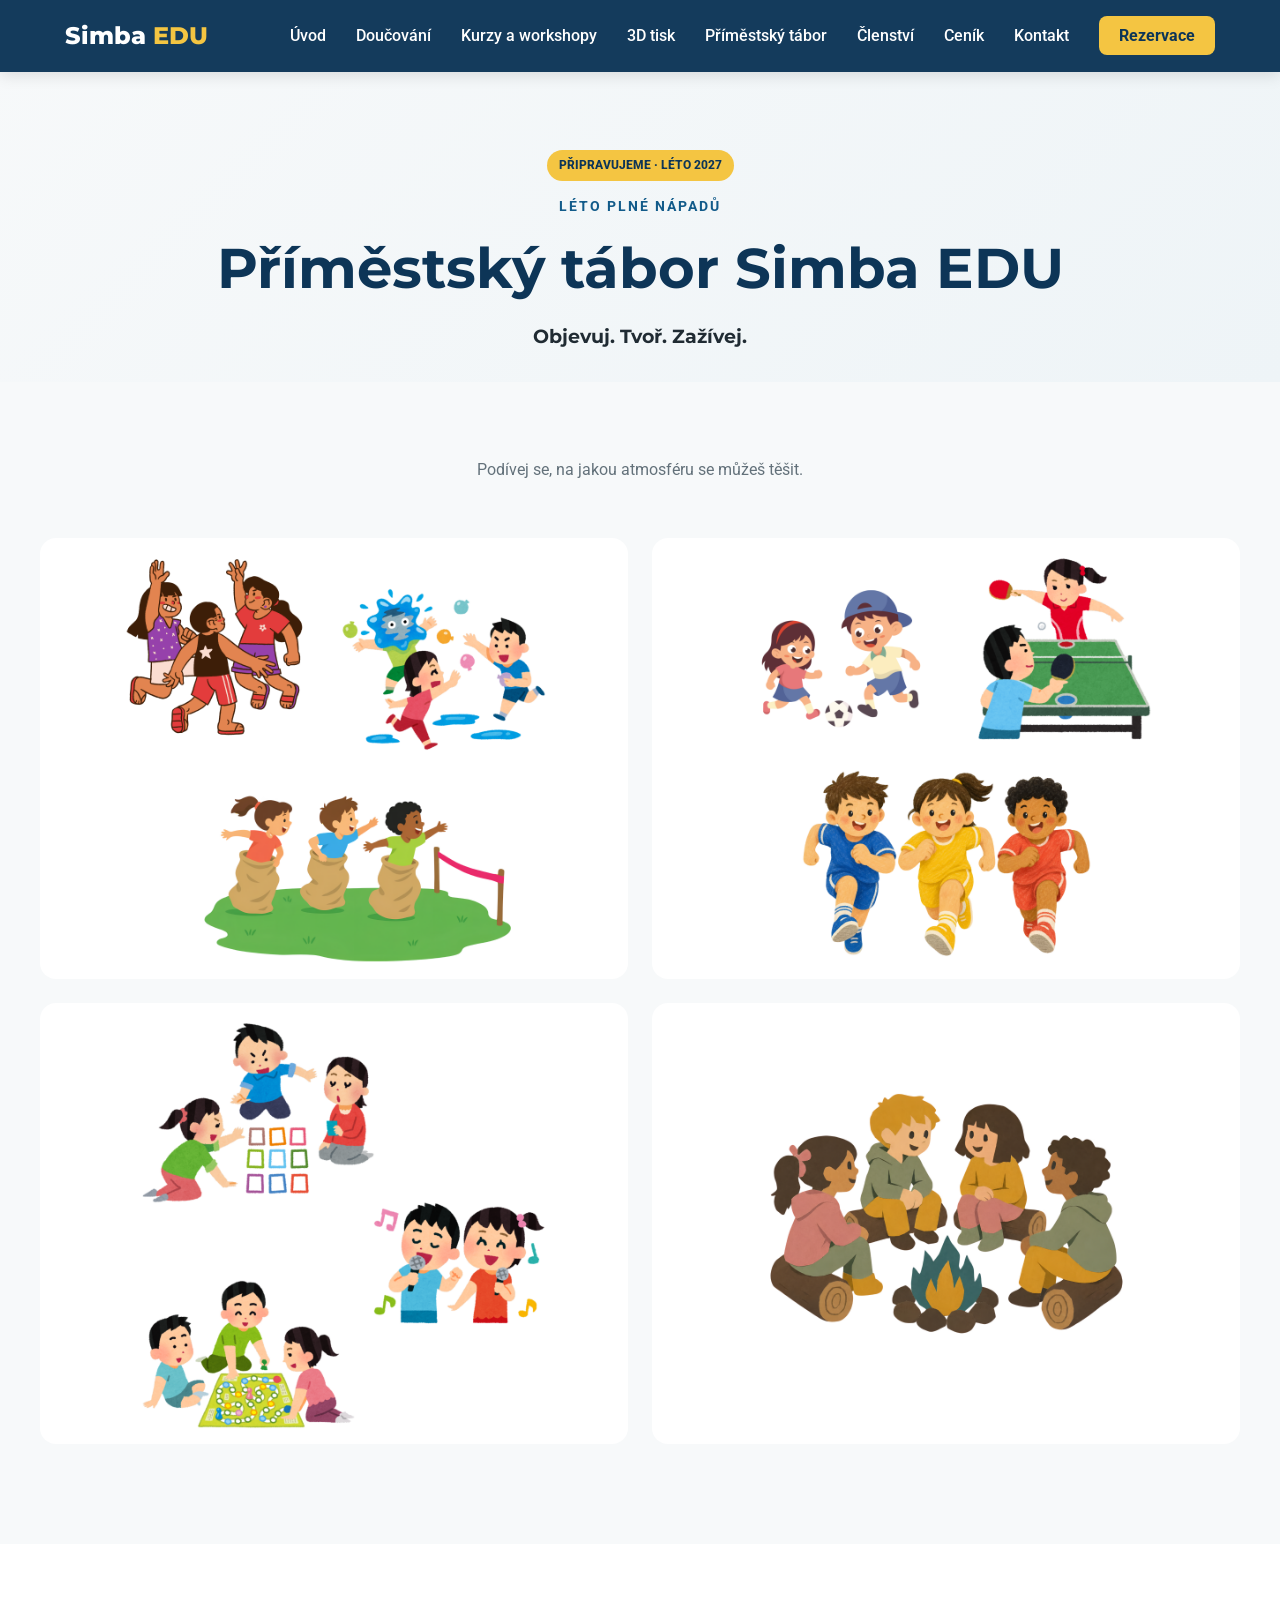
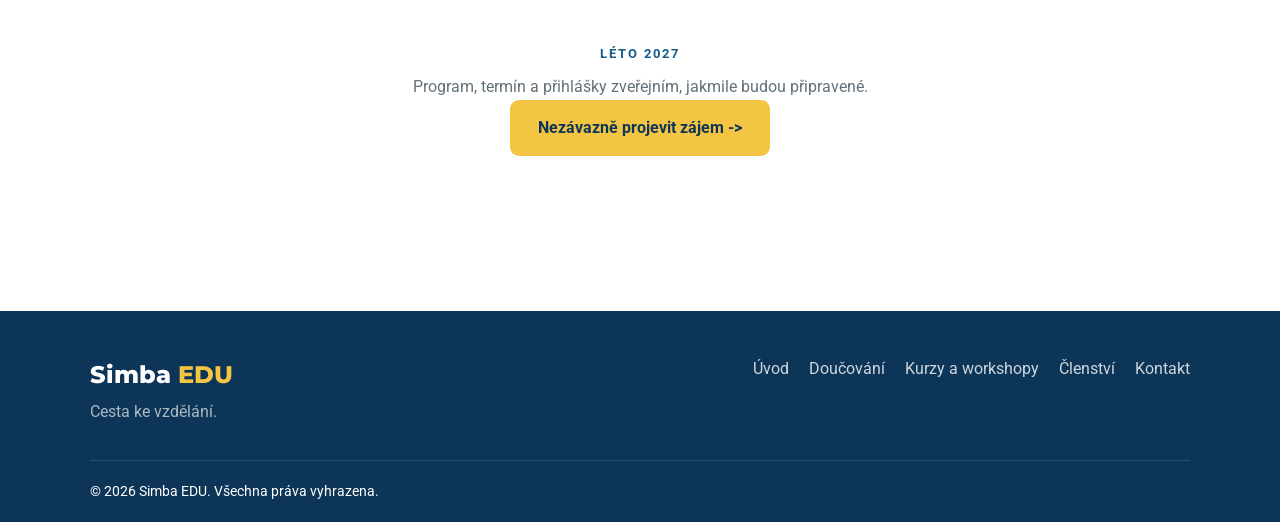
<file: primestsky-tabor.html>
<!DOCTYPE html>
<html lang="cs">
<head>
    <meta charset="UTF-8">
    <meta name="viewport" content="width=device-width, initial-scale=1.0">
    <meta name="description" content="Příměstský tábor Simba EDU – léto 2027.">
    <title>Příměstský tábor | Simba EDU</title>
    <link rel="stylesheet" href="style.css">
    <link rel="preconnect" href="https://fonts.googleapis.com">
    <link rel="preconnect" href="https://fonts.gstatic.com" crossorigin>
    <link href="https://fonts.googleapis.com/css2?family=Montserrat:wght@600;700;800&family=Roboto:wght@400;500;700&display=swap" rel="stylesheet">
</head>
<body>

<nav class="navbar" id="navbar">
    <div class="nav-container">
        <a href="index.html#hero" class="logo">Simba <span>EDU</span></a>
        <button class="menu-toggle" aria-label="Otevřít menu" aria-expanded="false">☰</button>
        <ul class="nav-menu">
            <li><a href="index.html#hero">Úvod</a></li>
            <li><a href="index.html#doucovani">Doučování</a></li>
            <li><a href="index.html#kurzy">Kurzy a workshopy</a></li>
            <li><a href="3d-tisk.html">3D tisk</a></li>
            <li><a href="primestsky-tabor.html" aria-current="page">Příměstský tábor</a></li>
            <li><a href="clenstvi.html">Členství</a></li>
            <li><a href="index.html#cenik">Ceník</a></li>
            <li><a href="kontakt.html">Kontakt</a></li>
            <li><a href="index.html#rezervace" class="nav-button">Rezervace</a></li>
        </ul>
    </div>
</nav>

<header class="page-hero">
    <div class="page-hero-content">
        <span class="coming-soon">PŘIPRAVUJEME · LÉTO 2027</span>
        <p class="section-label">LÉTO PLNÉ NÁPADŮ</p>
        <h1>Příměstský tábor Simba EDU</h1>
        <h3>Objevuj. Tvoř. Zažívej.</h3>
      
    </div>
</header>

<section class="section camp-gallery-section">

    <div class="section-heading">
        
        <p>Podívej se, na jakou atmosféru se můžeš těšit.</p>
    </div>

    <div class="camp-gallery">

        <div class="camp-photo">
            <img src="tabor-1.png" alt="Děti při společné aktivitě">
        </div>

        <div class="camp-photo">
            <img src="tabor-2.png" alt="Tvoření a kreativní činnost">
        </div>

        <div class="camp-photo">
            <img src="tabor-3.png" alt="Objevování a zkoušení nových věcí">
        </div>

        <div class="camp-photo">
            <img src="tabor-4.png" alt="Společné zážitky na táboře">
        </div>

    </div>

</section>

<section class="section section-light">
    <div class="section-heading">
        <span class="section-label">LÉTO 2027</span>
        <p>
            Program, termín a přihlášky zveřejním,
            jakmile budou připravené.<br>
        </p>
        <a href="kontakt.html" class="btn btn-primary">
            Nezávazně projevit zájem ->
        </a>
    </div>
</section>

<footer class="footer">
    <div class="footer-container">
        <div>
            <div class="footer-logo">Simba <span>EDU</span></div>
            <p>Cesta ke vzdělání.</p>
        </div>
        <div class="footer-links">
            <a href="index.html#hero">Úvod</a>
            <a href="index.html#doucovani">Doučování</a>
            <a href="index.html#kurzy">Kurzy a workshopy</a>
            <a href="clenstvi.html">Členství</a>
            <a href="kontakt.html">Kontakt</a>
        </div>
    </div>
    <div class="footer-bottom">
        <p>© 2026 Simba EDU. Všechna práva vyhrazena.</p>
    </div>
</footer>

<script src="script.js"></script>
</body>
</html>
</file>
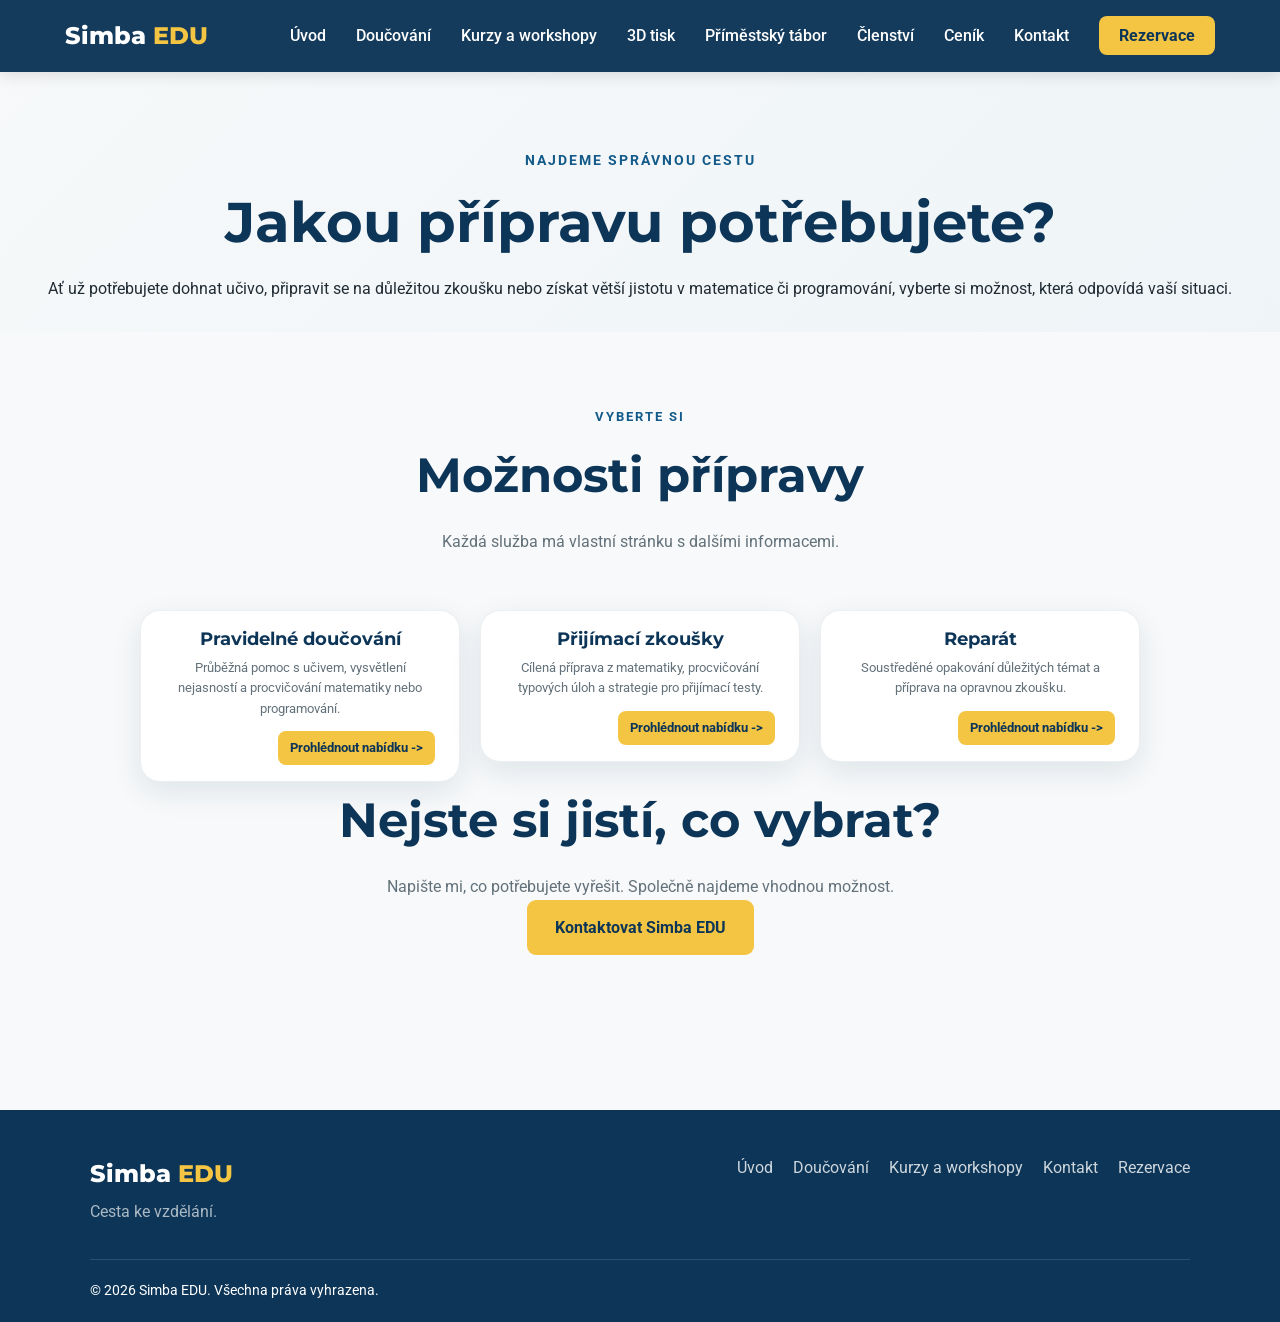
<file: priprava.html>
<!DOCTYPE html>
<html lang="cs">
<head>
    <meta charset="UTF-8">
    <meta name="viewport" content="width=device-width, initial-scale=1.0">
    <meta name="description" content="Vyberte si přípravu na přijímací zkoušky, pravidelné doučování nebo reparát se Simba EDU.">
    <title>Možnosti přípravy | Simba EDU</title>

   <link rel="stylesheet" href="style.css?v=2">
    <link rel="preconnect" href="https://fonts.googleapis.com">
    <link rel="preconnect" href="https://fonts.gstatic.com" crossorigin>
    <link href="https://fonts.googleapis.com/css2?family=Montserrat:wght@600;700;800&family=Roboto:wght@400;500;700&display=swap" rel="stylesheet">
</head>

<body class="prep-options-page">

<nav class="navbar" id="navbar">
    <div class="nav-container">
        <a href="index.html#hero" class="logo">Simba <span>EDU</span></a>

        <button class="menu-toggle" aria-label="Otevřít menu" aria-expanded="false">☰</button>

        <ul class="nav-menu">
            <li><a href="index.html#hero">Úvod</a></li>
            <li><a href="index.html#doucovani">Doučování</a></li>
            <li><a href="index.html#kurzy">Kurzy a workshopy</a></li>
            <li><a href="3d-tisk.html">3D tisk</a></li>
            <li><a href="primestsky-tabor.html">Příměstský tábor</a></li>
            <li><a href="clenstvi.html">Členství</a></li>
            <li><a href="index.html#cenik">Ceník</a></li>
            <li><a href="kontakt.html">Kontakt</a></li>
            <li><a href="index.html#rezervace" class="nav-button">Rezervace</a></li>
        </ul>
    </div>
</nav>

<header class="page-hero">
    <div class="page-hero-content">
        <span class="section-label">NAJDEME SPRÁVNOU CESTU</span>
        <h1>Jakou přípravu potřebujete?</h1>
        <p>
            Ať už potřebujete dohnat učivo, připravit se na důležitou zkoušku
            nebo získat větší jistotu v matematice či programování,
            vyberte si možnost, která odpovídá vaší situaci.
        </p>
    </div>
</header>

<section class="section">
    <div class="section-heading">
        <span class="section-label">VYBERTE SI</span>
        <h2>Možnosti přípravy</h2>
        <p>Každá služba má vlastní stránku s dalšími informacemi.</p>
    </div>

    <div class="prep-cards">

        <article class="prep-card">
            <div class="prep-card-icon" aria-hidden="true">01</div>
            <h3>Pravidelné doučování</h3>
            <p>
                Průběžná pomoc s učivem, vysvětlení nejasností
                a procvičování matematiky nebo programování.
            </p>
            <a href="klasicke-doucovani.html" class="card-link">
                Prohlédnout nabídku ->
            </a>
        </article>

        <article class="prep-card">
            <div class="prep-card-icon" aria-hidden="true">02</div>
            <h3>Přijímací zkoušky</h3>
            <p>
                Cílená příprava z matematiky, procvičování typových úloh
                a strategie pro přijímací testy.
            </p>
            <a href="prijimaci-zkousky.html" class="card-link">
                Prohlédnout nabídku ->
            </a>
        </article>

        <article class="prep-card">
            <div class="prep-card-icon" aria-hidden="true">03</div>
            <h3>Reparát</h3>
            <p>
                Soustředěné opakování důležitých témat a příprava
                na opravnou zkoušku.
            </p>
            <a href="reparat.html" class="card-link">
                Prohlédnout nabídku ->
            </a>
        </article>

    </div>

    <div class="section-heading">
        <h2>Nejste si jistí, co vybrat?</h2>
        <p>Napište mi, co potřebujete vyřešit. Společně najdeme vhodnou možnost.</p>
        <a href="kontakt.html" class="btn btn-primary">Kontaktovat Simba EDU</a>
    </div>
</section>

<footer class="footer">
    <div class="footer-container">
        <div>
            <div class="footer-logo">Simba <span>EDU</span></div>
            <p>Cesta ke vzdělání.</p>
        </div>

        <div class="footer-links">
            <a href="index.html#hero">Úvod</a>
            <a href="index.html#doucovani">Doučování</a>
            <a href="index.html#kurzy">Kurzy a workshopy</a>
            <a href="kontakt.html">Kontakt</a>
            <a href="index.html#rezervace">Rezervace</a>
        </div>
    </div>

    <div class="footer-bottom">
        <p>© 2026 Simba EDU. Všechna práva vyhrazena.</p>
    </div>
</footer>

<script src="script.js"></script>
</body>
</html>
</file>
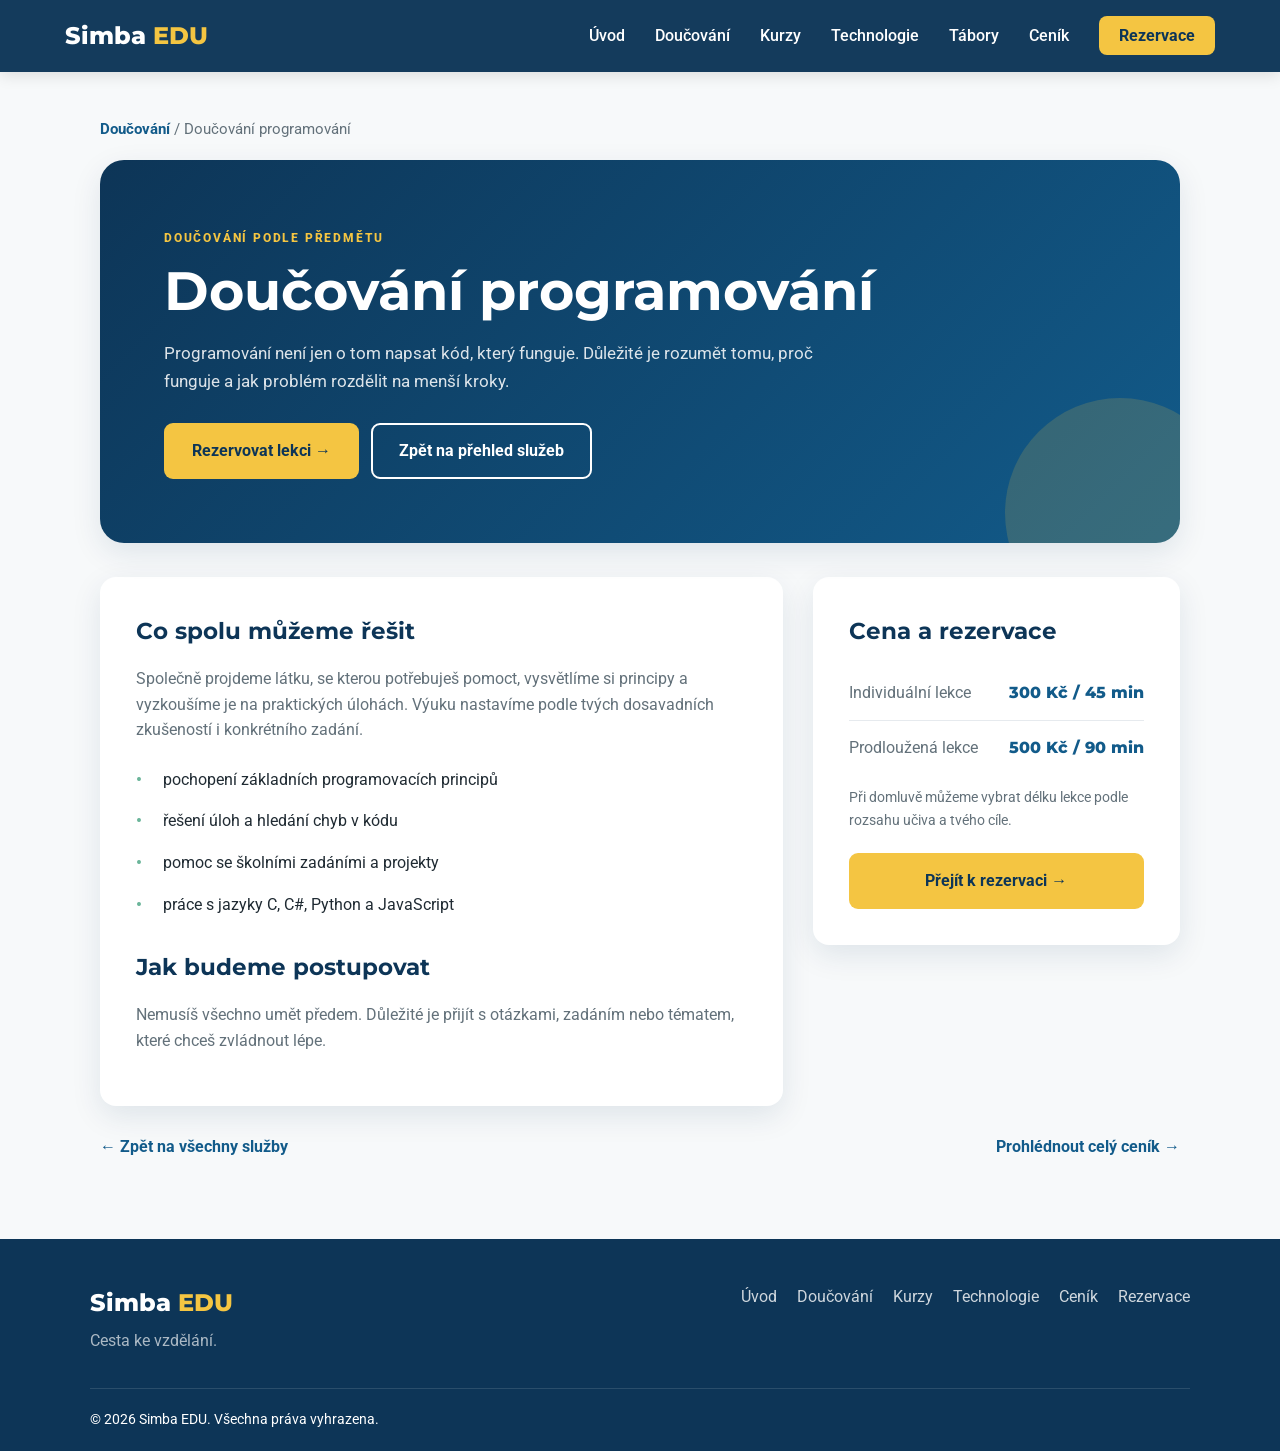
<file: programovani.html>
<!DOCTYPE html>
<html lang="cs">
<head>
    <meta charset="UTF-8">
    <meta name="viewport" content="width=device-width, initial-scale=1.0">
    <meta name="description" content="Doučování programování v Simba EDU. Individuální přístup, srozumitelné vysvětlení a možnost rezervace.">
    <title>Doučování programování | Simba EDU</title>
    <link rel="stylesheet" href="style.css">
    <link rel="preconnect" href="https://fonts.googleapis.com">
    <link rel="preconnect" href="https://fonts.gstatic.com" crossorigin>
    <link href="https://fonts.googleapis.com/css2?family=Montserrat:wght@600;700;800&family=Roboto:wght@400;500;700&display=swap" rel="stylesheet">
</head>
<body>
<nav class="navbar" id="navbar">
    <div class="nav-container">
        <a href="index.html#hero" class="logo">Simba <span>EDU</span></a>
        <button class="menu-toggle" aria-label="Otevřít menu" aria-expanded="false">☰</button>
        <ul class="nav-menu">
            <li><a href="index.html#o-mne">Úvod</a></li>
            <li><a href="index.html#doucovani">Doučování</a></li>
            <li><a href="index.html#kurzy">Kurzy</a></li>
            <li><a href="index.html#technologie">Technologie</a></li>
            <li><a href="index.html#tabor">Tábory</a></li>
            <li><a href="index.html#cenik">Ceník</a></li>
            <li><a href="index.html?sluzba=programovani#rezervace" class="nav-button">Rezervace</a></li>
        </ul>
    </div>
</nav>
<main class="service-page">
    <div class="service-page-container">
        <p class="service-breadcrumb"><a href="index.html#doucovani">Doučování</a> / Doučování programování</p>
        <section class="service-hero-panel">
            <span class="service-eyebrow">DOUČOVÁNÍ PODLE PŘEDMĚTU</span>
            <h1>Doučování programování</h1>
            <p>Programování není jen o tom napsat kód, který funguje. Důležité je rozumět tomu, proč funguje a jak problém rozdělit na menší kroky.</p>
            <div class="service-hero-actions">
                <a href="index.html?sluzba=programovani#rezervace" class="btn btn-primary">Rezervovat lekci →</a>
                <a href="index.html#doucovani" class="btn btn-secondary">Zpět na přehled služeb</a>
            </div>
        </section>

        <div class="service-detail-grid">
            <section class="service-info-panel">
                <h2>Co spolu můžeme řešit</h2>
                <p>Společně projdeme látku, se kterou potřebuješ pomoct, vysvětlíme si principy a vyzkoušíme je na praktických úlohách. Výuku nastavíme podle tvých dosavadních zkušeností i konkrétního zadání.</p>
                <ul class="service-benefits">
                    <li>pochopení základních programovacích principů</li>
                    <li>řešení úloh a hledání chyb v kódu</li>
                    <li>pomoc se školními zadáními a projekty</li>
                    <li>práce s jazyky C, C#, Python a JavaScript</li>
                </ul>
                <h2>Jak budeme postupovat</h2>
                <p>Nemusíš všechno umět předem. Důležité je přijít s otázkami, zadáním nebo tématem, které chceš zvládnout lépe.</p>
            </section>
            <aside class="service-price-panel" aria-label="Cena služby">
        <h2>Cena a rezervace</h2>
        <div class="service-price-row"><span class="service-price-label">Individuální lekce</span><span class="service-price-value">300 Kč / 45 min</span></div>
            <div class="service-price-row"><span class="service-price-label">Prodloužená lekce</span><span class="service-price-value">500 Kč / 90 min</span></div>
        <p class="service-price-note">Při domluvě můžeme vybrat délku lekce podle rozsahu učiva a tvého cíle.</p>
        <a href="index.html?sluzba=programovani#rezervace" class="btn btn-primary">Přejít k rezervaci →</a>
    </aside>
        </div>
        <div class="service-bottom-links">
            <a class="service-back-link" href="index.html#doucovani">← Zpět na všechny služby</a>
            <a class="service-back-link" href="index.html#cenik">Prohlédnout celý ceník →</a>
        </div>
    </div>
</main>
<footer class="footer">
    <div class="footer-container">
        <div><div class="footer-logo">Simba <span>EDU</span></div><p>Cesta ke vzdělání.</p></div>
        <div class="footer-links">
            <a href="index.html#o-mne">Úvod</a>
            <a href="index.html#doucovani">Doučování</a>
            <a href="index.html#kurzy">Kurzy</a>
            <a href="index.html#technologie">Technologie</a>
            <a href="index.html#cenik">Ceník</a>
            <a href="index.html#rezervace">Rezervace</a>
        </div>
    </div>
    <div class="footer-bottom"><p>© 2026 Simba EDU. Všechna práva vyhrazena.</p></div>
</footer>
<script src="script.js"></script>
</body>
</html>
</file>
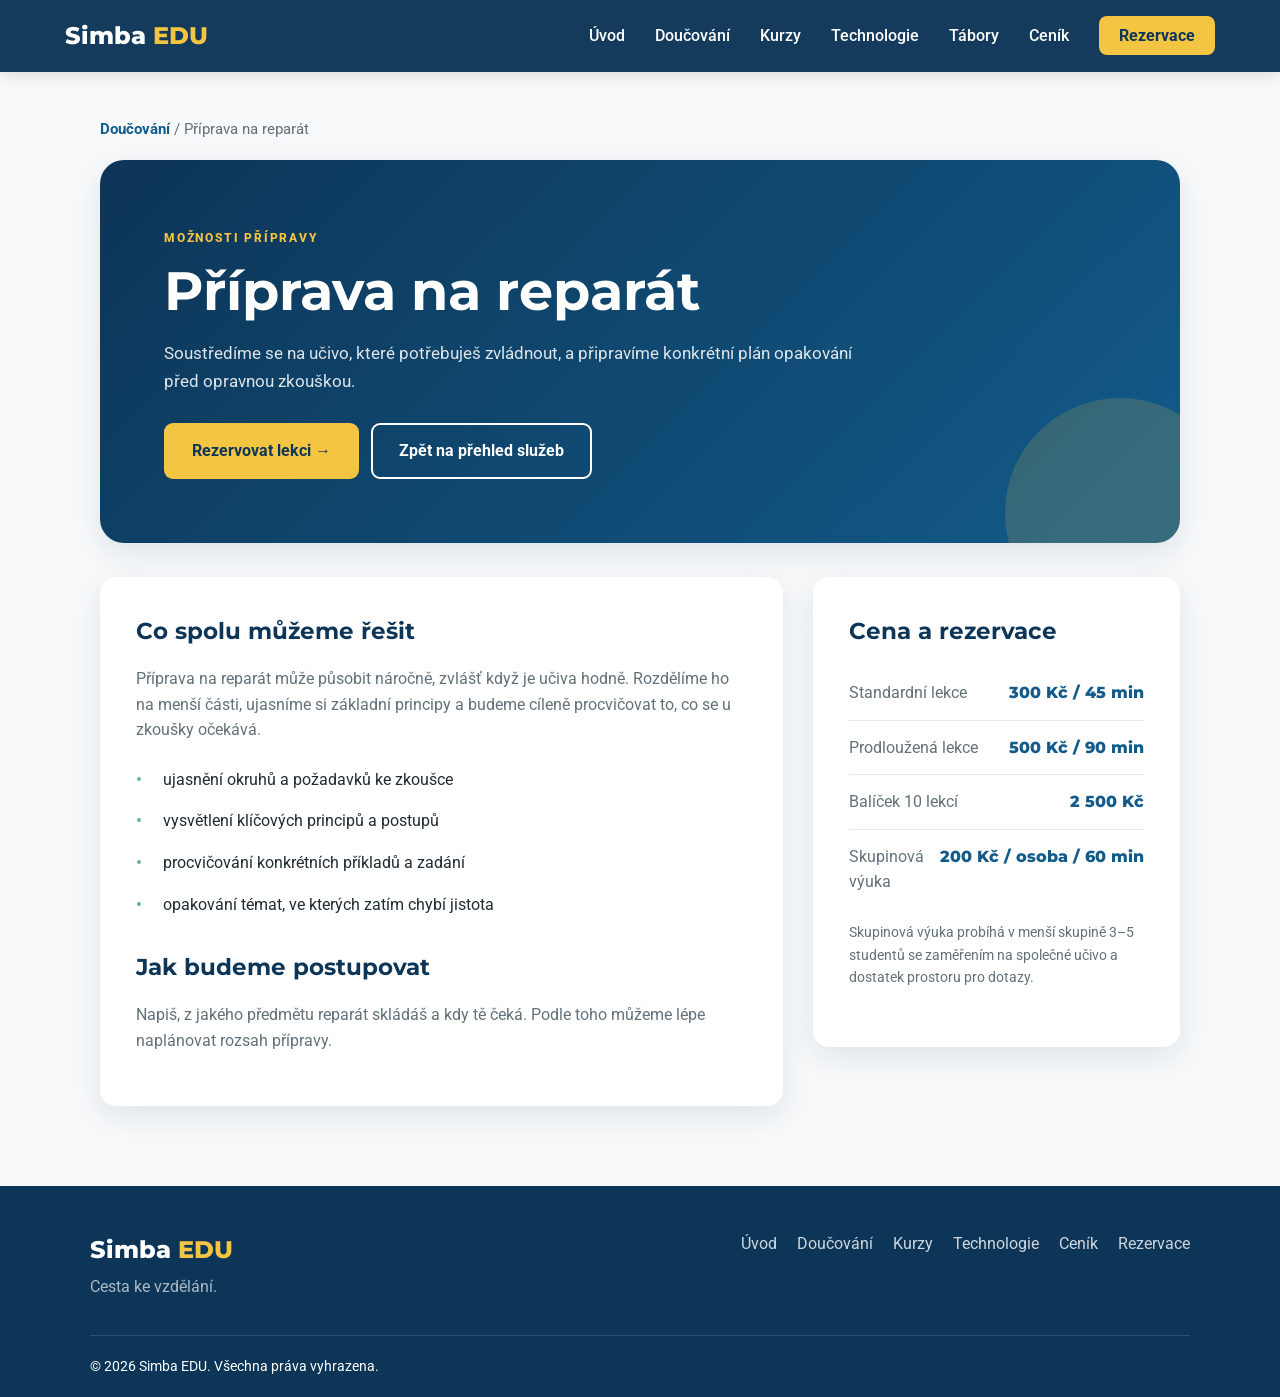
<file: reparat.html>
<!DOCTYPE html>
<html lang="cs">
<head>
    <meta charset="UTF-8">
    <meta name="viewport" content="width=device-width, initial-scale=1.0">
    <meta name="description" content="Příprava na reparát v Simba EDU. Individuální přístup, srozumitelné vysvětlení a možnost rezervace.">
    <title>Příprava na reparát | Simba EDU</title>
    <link rel="stylesheet" href="style.css">
    <link rel="preconnect" href="https://fonts.googleapis.com">
    <link rel="preconnect" href="https://fonts.gstatic.com" crossorigin>
    <link href="https://fonts.googleapis.com/css2?family=Montserrat:wght@600;700;800&family=Roboto:wght@400;500;700&display=swap" rel="stylesheet">
</head>
<body>
<nav class="navbar" id="navbar">
    <div class="nav-container">
        <a href="index.html#hero" class="logo">Simba <span>EDU</span></a>
        <button class="menu-toggle" aria-label="Otevřít menu" aria-expanded="false">☰</button>
        <ul class="nav-menu">
            <li><a href="index.html#o-mne">Úvod</a></li>
            <li><a href="index.html#doucovani">Doučování</a></li>
            <li><a href="index.html#kurzy">Kurzy</a></li>
            <li><a href="index.html#technologie">Technologie</a></li>
            <li><a href="index.html#tabor">Tábory</a></li>
            <li><a href="index.html#cenik">Ceník</a></li>
            <li><a href="index.html?sluzba=reparat#rezervace" class="nav-button">Rezervace</a></li>
        </ul>
    </div>
</nav>
<main class="service-page">
    <div class="service-page-container">
        <p class="service-breadcrumb"><a href="index.html#doucovani">Doučování</a> / Příprava na reparát</p>
        <section class="service-hero-panel">
            <span class="service-eyebrow">MOŽNOSTI PŘÍPRAVY</span>
            <h1>Příprava na reparát</h1>
            <p>Soustředíme se na učivo, které potřebuješ zvládnout, a připravíme konkrétní plán opakování před opravnou zkouškou.</p>
            <div class="service-hero-actions">
                <a href="index.html?sluzba=reparat#rezervace" class="btn btn-primary">Rezervovat lekci →</a>
                <a href="index.html#doucovani" class="btn btn-secondary">Zpět na přehled služeb</a>
            </div>
        </section>

        <div class="service-detail-grid">
            <section class="service-info-panel">
                <h2>Co spolu můžeme řešit</h2>
                <p>Příprava na reparát může působit náročně, zvlášť když je učiva hodně. Rozdělíme ho na menší části, ujasníme si základní principy a budeme cíleně procvičovat to, co se u zkoušky očekává.</p>
                <ul class="service-benefits">
                    <li>ujasnění okruhů a požadavků ke zkoušce</li>
                    <li>vysvětlení klíčových principů a postupů</li>
                    <li>procvičování konkrétních příkladů a zadání</li>
                    <li>opakování témat, ve kterých zatím chybí jistota</li>
                </ul>
                <h2>Jak budeme postupovat</h2>
                <p>Napiš, z jakého předmětu reparát skládáš a kdy tě čeká. Podle toho můžeme lépe naplánovat rozsah přípravy.</p>
            </section>
            <aside class="service-price-panel" aria-label="Cena služby">
        <h2>Cena a rezervace</h2>
       <div class="service-price-row">
    <span class="service-price-label">Standardní lekce</span>
    <span class="service-price-value">300 Kč / 45 min</span>
</div>

<div class="service-price-row">
    <span class="service-price-label">Prodloužená lekce</span>
    <span class="service-price-value">500 Kč / 90 min</span>
</div>

<div class="service-price-row">
    <span class="service-price-label">Balíček 10 lekcí</span>
    <span class="service-price-value">2 500 Kč</span>
</div>

<div class="service-price-row">
    <span class="service-price-label">Skupinová výuka</span>
    <span class="service-price-value">200 Kč / osoba / 60 min</span>
</div>

<p class="service-price-note">
    Skupinová výuka probíhá v menší skupině 3–5 studentů se zaměřením na společné učivo a dostatek prostoru pro dotazy.
</p>
</main>
<footer class="footer">
    <div class="footer-container">
        <div><div class="footer-logo">Simba <span>EDU</span></div><p>Cesta ke vzdělání.</p></div>
        <div class="footer-links">
            <a href="index.html#o-mne">Úvod</a>
            <a href="index.html#doucovani">Doučování</a>
            <a href="index.html#kurzy">Kurzy</a>
            <a href="index.html#technologie">Technologie</a>
            <a href="index.html#cenik">Ceník</a>
            <a href="index.html#rezervace">Rezervace</a>
        </div>
    </div>
    <div class="footer-bottom"><p>© 2026 Simba EDU. Všechna práva vyhrazena.</p></div>
</footer>
<script src="script.js"></script>
</body>
</html>
</file>
<file: style.css>
/* =========================================
   ZÁKLAD
========================================= */

* {
    box-sizing: border-box;
    margin: 0;
    padding: 0;
}

:root {
    --blue-dark: #0d3557;
    --blue: #125b8a;
    --blue-light: #eaf4f8;

    --yellow: #f4c542;
    --yellow-light: #fff3c4;

    --green: #6bb59a;

    --white: #ffffff;
    --background: #f7f9fa;
    --text: #202b33;
    --text-light: #63717a;

    --shadow: 0 10px 30px rgba(13, 53, 87, 0.10);

    --radius: 16px;
}

html {
    scroll-behavior: smooth;
    scroll-padding-top: 80px;
}

body {
    font-family: "Roboto", sans-serif;
    line-height: 1.6;
    color: var(--text);
    background: var(--background);
}

h1,
h2,
h3 {
    font-family: "Montserrat", sans-serif;
}

a {
    text-decoration: none;
    color: inherit;
}

button,
input,
textarea,
select {
    font-family: inherit;
}

/* =========================================
   NAVIGACE
========================================= */

.navbar {
    position: fixed;
    top: 0;
    left: 0;
    width: 100%;

    background: rgba(13, 53, 87, 0.97);

    z-index: 1000;

    box-shadow: 0 3px 15px rgba(0, 0, 0, 0.12);
}

.nav-container {
    max-width: 1200px;
    margin: auto;

    min-height: 72px;

    padding: 0 25px;

    display: flex;
    align-items: center;
    justify-content: space-between;
}

.logo {
    font-family: "Montserrat", sans-serif;
    font-size: 1.5rem;
    font-weight: 800;
    color: white;
}

.logo span {
    color: var(--yellow);
}

.nav-menu {
    list-style: none;

    display: flex;
    align-items: center;
    gap: 30px;
}

.nav-menu a {
    color: #ffffff;
    font-weight: 500;

    transition: color 0.3s ease;
}

.nav-menu a:hover {
    color: var(--yellow);
}

.nav-button {
    background: var(--yellow);
    color: var(--blue-dark) !important;

    padding: 10px 20px;

    border-radius: 8px;

    font-weight: 700 !important;
}

.nav-button:hover {
    background: #ffd65e;
}

.menu-toggle {
    display: none;

    border: none;
    background: none;

    color: white;
    font-size: 1.8rem;

    cursor: pointer;
}

/* =========================================
   HERO
========================================= */


.hero {
    min-height: 90vh;
    position: relative;
    display: flex;
    align-items: center;
    justify-content: center;
    text-align: center;
    color: white;
    overflow: hidden;

    background:
    linear-gradient(
        rgba(35, 57, 76, 0.48),
        rgba(55, 78, 96, 0.52)
    ),
    url("simbaedu.png") center / cover no-repeat;
}


.hero-overlay {
    position: absolute;
    inset: 0;

    background:
        linear-gradient(
            rgba(13, 53, 87, 0.82),
            rgba(13, 53, 87, 0.68)
        );
}

.hero-content {
    position: relative;
    z-index: 1;

    max-width: 850px;

    padding: 120px 20px 70px;
}

.hero-label {
    display: inline-block;

    margin-bottom: 20px;

    font-size: 0.85rem;
    font-weight: 700;

    letter-spacing: 2px;

    color: var(--yellow);
}

.hero h1 {
    font-size: clamp(3rem, 8vw, 6rem);

    line-height: 1;

    margin-bottom: 20px;
}

.hero h1 span {
    color: var(--yellow);
}

.hero-subtitle {
    font-family: "Montserrat", sans-serif;

    font-size: clamp(1.4rem, 3vw, 2rem);

    font-weight: 600;

    margin-bottom: 20px;
}

.hero-text {
    max-width: 650px;
    margin: auto;

    font-size: 1.1rem;

    color: rgba(255, 255, 255, 0.88);
}

.hero-buttons {
    margin-top: 35px;

    display: flex;
    justify-content: center;
    gap: 15px;

    flex-wrap: wrap;
}

/* =========================================
   TLAČÍTKA
========================================= */

.btn {
    display: inline-block;

    padding: 13px 26px;

    border-radius: 9px;

    font-weight: 700;

    border: 2px solid transparent;

    cursor: pointer;

    transition:
        transform 0.25s ease,
        background 0.25s ease;
}

.btn:hover {
    transform: translateY(-2px);
}

.btn-primary {
    background: var(--yellow);
    color: var(--blue-dark);
}

.btn-primary:hover {
    background: #ffd65e;
}

.btn-secondary {
    background: transparent;

    border-color: white;

    color: white;
}

.btn-secondary:hover {
    background: white;
    color: var(--blue-dark);
}

/* =========================================
   SEKCE
========================================= */

.section {
    padding: 100px 20px;
}

.section-light {
    background: white;
}

.section-heading {
    max-width: 720px;

    margin: 0 auto 55px;

    text-align: center;
}

.section-label {
    display: block;

    margin-bottom: 10px;

    font-size: 0.8rem;
    font-weight: 700;

    letter-spacing: 2px;

    color: var(--blue);
}

.section-heading h2 {
    font-size: clamp(2rem, 4vw, 3rem);

    color: var(--blue-dark);

    margin-bottom: 15px;
}

.section-heading p {
    color: var(--text-light);
}

/* =========================================
   KARTY
========================================= */

.cards {
    max-width: 1100px;

    margin: auto;

    display: grid;

    grid-template-columns:
        repeat(2, 1fr);

    gap: 30px;
}

.card {
    background: white;

    padding: 35px 30px;

    border-radius: var(--radius);

    box-shadow: var(--shadow);

    transition:
        transform 0.3s ease,
        box-shadow 0.3s ease;
}

.card:hover {
    transform: translateY(-7px);

    box-shadow:
        0 18px 40px rgba(13, 53, 87, 0.15);
}

.card-icon {
    width: 60px;
    height: 60px;

    display: flex;
    align-items: center;
    justify-content: center;

    margin-bottom: 20px;

    border-radius: 14px;

    background: var(--yellow-light);

    color: var(--blue-dark);

    font-family: "Montserrat", sans-serif;
    font-size: 1.5rem;
    font-weight: 800;
}

.card h3 {
    font-size: 1.35rem;

    color: var(--blue-dark);

    margin-bottom: 12px;
}

.card p {
    color: var(--text-light);

    margin-bottom: 20px;
}

.card-list {
    list-style: none;

    margin-bottom: 25px;
}

.card-list li {
    padding: 5px 0;

    color: var(--text);
}

.card-list li::before {
    content: "•";

    color: var(--green);

    font-weight: 700;

    margin-right: 8px;
}

.card-link {
    display: inline-block;
    margin-left: auto;
    padding: 10px 18px;
    border-radius: 8px;
    background: var(--yellow);
    color: var(--blue-dark);
    font-weight: 700;
    transition: 
        transform 0.25s ease,
        background 0.25s ease;
}

.card-link:hover {
    background: #ffd65e;
    color: var(--blue-dark);
    transform: translateY(-2px);
}

/* =========================================
   KURZY
========================================= */

.feature-grid {
    max-width: 1000px;

    margin: auto;

    display: grid;

    grid-template-columns:
        repeat(3, 1fr);

    gap: 25px;
}

.feature {
    padding: 30px;

    border-left: 4px solid var(--yellow);

    background: var(--background);
}

.feature-number {
    color: var(--yellow);

    font-family: "Montserrat", sans-serif;

    font-size: 1.4rem;
    font-weight: 800;

    margin-bottom: 20px;
}

.feature h3 {
    color: var(--blue-dark);

    margin-bottom: 10px;
}

.feature p {
    color: var(--text-light);
}

/* =========================================
   TECHNOLOGIE
========================================= */

.technology {
    padding: 110px 20px;

    background:
        linear-gradient(
            135deg,
            var(--blue-dark),
            var(--blue)
        );

    color: white;
}

.technology-content {
    max-width: 900px;

    margin: auto;

    text-align: center;
}

.technology .section-label {
    color: var(--yellow);
}

.technology h2 {
    font-size: clamp(2rem, 5vw, 3.5rem);

    margin-bottom: 20px;
}

.technology p {
    max-width: 700px;

    margin: auto;

    color: rgba(255, 255, 255, 0.85);

    font-size: 1.1rem;
}

.technology-items {
    margin-top: 35px;

    display: flex;
    justify-content: center;

    gap: 12px;

    flex-wrap: wrap;
}

.technology-items span {
    padding: 9px 18px;

    border: 1px solid rgba(255,255,255,0.25);

    border-radius: 30px;

    background: rgba(255,255,255,0.08);
}

/* =========================================
   TÁBORY
========================================= */

.camp-box {
    max-width: 950px;

    min-height: 350px;

    margin: auto;

    border-radius: var(--radius);

    display: flex;
    align-items: center;
    justify-content: center;

    text-align: center;

    background:
        linear-gradient(
            rgba(13, 53, 87, 0.78),
            rgba(13, 53, 87, 0.78)
        ),
        url("simbaedu.jpg")
        center / cover;
}

.camp-content {
    max-width: 600px;

    padding: 50px 25px;

    color: white;
}

.coming-soon {
    display: inline-block;

    margin-bottom: 15px;

    padding: 6px 12px;

    border-radius: 20px;

    background: var(--yellow);

    color: var(--blue-dark);

    font-size: 0.75rem;
    font-weight: 800;
}

.camp-content h3 {
    font-size: 2rem;

    margin-bottom: 15px;
}

.camp-content p {
    margin-bottom: 25px;

    color: rgba(255,255,255,0.85);
}

/* =========================================
   O MNĚ / ÚVODNÍ PŘEDSTAVENÍ
========================================= */

.about {
    padding: 100px 20px;
    scroll-margin-top: 80px;
}

.about-container {
    max-width: 1100px;
    margin: 0 auto;
}

.about-heading {
    max-width: 760px;
    margin: 0 auto 38px;
    text-align: center;
}

.about-heading h2 {
    color: var(--blue-dark);
    font-size: clamp(2rem, 4vw, 3rem);
    line-height: 1.2;
    margin-bottom: 14px;
}

.about-intro {
    color: var(--text-light);
    font-size: 1.08rem;
}

.about-gallery {
    display: grid;
    grid-template-columns: 0.8fr 1.4fr;
    gap: 20px;
    margin: 0 auto 48px;
    align-items: stretch;
}

.about-gallery img {
    display: block;
    width: 100%;
    height: 320px;
    object-fit: contain;
    border-radius: 14px;
    background: var(--blue-light);
    box-shadow: var(--shadow);
}

@media (max-width: 600px) {
    .about-gallery {
        grid-template-columns: 1fr;
        gap: 18px;
    }

    .about-gallery img {
        height: auto;
        max-height: 400px;
    }
}

.about-content {
    max-width: 820px;
    margin: 0 auto;
}

.about-content p {
    color: var(--text-light);
    margin-bottom: 18px;
    font-size: 1.03rem;
}

.about-content h3 {
    color: var(--blue-dark);
    font-size: clamp(1.4rem, 3vw, 1.8rem);
    margin: 38px 0 18px;
}

.about-quote {
    margin: 32px 0 18px;
    padding: 24px 28px;
    border-left: 5px solid var(--yellow);
    border-radius: 0 12px 12px 0;
    background: var(--blue-light);
    color: var(--blue-dark);
    font-family: "Montserrat", sans-serif;
    font-weight: 700;
    font-size: 1.12rem;
    line-height: 1.7;
}

.about-content .about-closing {
    color: var(--blue-dark);
    font-weight: 700;
}

.text-link {
    display: inline-block;
    margin-top: 10px;
    color: var(--blue);
    font-weight: 700;
}

.text-link:hover {
    color: var(--blue-dark);
    text-decoration: underline;
}

/* =========================================
   CENÍK
========================================= */

.price-cards {
    max-width: 1050px;

    margin: auto;

    display: grid;

    grid-template-columns:
        repeat(3, 1fr);

    gap: 25px;
}

.price-card {
    position: relative;

    padding: 35px 30px;

    background: white;

    border-radius: var(--radius);

    box-shadow: var(--shadow);

    text-align: center;
}

.price-card h3 {
    color: var(--blue-dark);

    margin-bottom: 20px;
}

.price {
    margin-bottom: 15px;

    color: var(--blue);

    font-family: "Montserrat", sans-serif;

    font-size: 2rem;
    font-weight: 800;
}

.price span {
    font-family: "Roboto", sans-serif;

    font-size: 0.9rem;

    font-weight: 400;

    color: var(--text-light);
}

.price-card p {
    color: var(--text-light);

    margin-bottom: 25px;
}



.popular {
    position: absolute;

    top: -14px;
    left: 50%;

    transform: translateX(-50%);

    padding: 5px 15px;

    background: var(--yellow);

    border-radius: 20px;

    color: var(--blue-dark);

    font-size: 0.7rem;
    font-weight: 800;
}

/* =========================================
   FORMULÁŘ
========================================= */

.contact-form {
    max-width: 700px;

    margin: auto;

    padding: 40px;

    background: white;

    border-radius: var(--radius);

    box-shadow: var(--shadow);
}

.form-row {
    display: grid;

    grid-template-columns:
        1fr 1fr;

    gap: 20px;
}

.form-group {
    margin-bottom: 20px;
}

.form-group label {
    display: block;

    margin-bottom: 7px;

    font-weight: 700;

    color: var(--blue-dark);
}

input,
textarea,
select {
    width: 100%;

    padding: 13px 14px;

    border: 1px solid #d4dce1;

    border-radius: 8px;

    background: white;

    font-size: 1rem;

    color: var(--text);

    transition:
        border-color 0.2s,
        box-shadow 0.2s;
}

input:focus,
textarea:focus,
select:focus {
    outline: none;

    border-color: var(--blue);

    box-shadow:
        0 0 0 3px rgba(18, 91, 138, 0.1);
}

textarea {
    resize: vertical;
}

.form-button {
    width: 100%;

    border: none;

    font-size: 1rem;
}

#formMessage {
    margin-top: 15px;

    text-align: center;

    font-weight: 700;
}



/* =========================================
   PŘÍMÝ KONTAKT
========================================= */

.contact-options {
    max-width: 1000px;
    margin: 0 auto 35px;
    display: grid;
    grid-template-columns: repeat(4, minmax(0, 1fr));
    gap: 16px;
}

.contact-option {
    min-width: 0;
    display: flex;
    flex-direction: column;
    align-items: center;
    justify-content: center;
    gap: 7px;
    padding: 22px 14px;
    border: 1px solid #e1e8ec;
    border-radius: 14px;
    background: #ffffff;
    box-shadow: 0 6px 20px rgba(13, 53, 87, 0.06);
    text-align: center;
    transition: transform 0.2s ease, box-shadow 0.2s ease, border-color 0.2s ease;
}

.contact-option:hover,
.contact-option:focus-visible {
    transform: translateY(-3px);
    border-color: var(--yellow);
    box-shadow: var(--shadow);
}

.contact-option:focus-visible {
    outline: 3px solid rgba(18, 91, 138, 0.25);
    outline-offset: 3px;
}

.contact-option-icon {
    width: 42px;
    height: 42px;
    display: flex;
    align-items: center;
    justify-content: center;
    margin-bottom: 3px;
    border-radius: 50%;
    background: var(--yellow-light);
    color: var(--blue-dark);
    font-family: "Montserrat", sans-serif;
    font-size: 1.35rem;
    font-weight: 800;
}

.contact-option-label {
    color: var(--blue-dark);
    font-weight: 700;
}

.contact-option-value {
    color: var(--text-light);
    font-size: 0.9rem;
    overflow-wrap: anywhere;
}

@media (max-width: 900px) {
    .contact-options {
        grid-template-columns: repeat(2, minmax(0, 1fr));
        max-width: 700px;
    }
}

@media (max-width: 480px) {
    .contact-options {
        grid-template-columns: 1fr;
        gap: 12px;
    }

    .contact-option {
        padding: 16px 12px;
    }
}

/* =========================================
   FOOTER
========================================= */

.footer {
    background: var(--blue-dark);

    color: white;

    padding: 45px 20px 20px;
}

.footer-container {
    max-width: 1100px;

    margin: auto;

    display: flex;

    justify-content: space-between;

    gap: 30px;
}

.footer-logo {
    font-family: "Montserrat", sans-serif;

    font-size: 1.5rem;

    font-weight: 800;
}

.footer-logo span {
    color: var(--yellow);
}

.footer-container p {
    margin-top: 5px;

    color: rgba(255,255,255,0.65);
}

.footer-links {
    display: flex;

    flex-wrap: wrap;

    gap: 20px;
}

.footer-links a {
    color: rgba(255,255,255,0.8);
}

.footer-links a:hover {
    color: var(--yellow);
}

.footer-bottom {
    max-width: 1100px;

    margin: 35px auto 0;

    padding-top: 20px;

    border-top: 1px solid rgba(255,255,255,0.12);

    font-size: 0.85rem;
}

/* =========================================
   RESPONSIVITA
========================================= */

@media (max-width: 900px) {

    .nav-menu {
        gap: 15px;
    }

    .cards,
    .feature-grid,
    .price-cards {
        grid-template-columns: 1fr;
        max-width: 500px;
    }

    .about-gallery {
        grid-template-columns: repeat(2, minmax(0, 1fr));
        gap: 12px;
    }

    .about-heading .section-label {
        text-align: center;
    }
}

@media (max-width: 768px) {

    .nav-container {
        min-height: 65px;
    }

    .menu-toggle {
        display: block;
    }

    .nav-menu {
        position: absolute;

        top: 65px;
        left: 0;

        width: 100%;

        display: none;

        flex-direction: column;

        align-items: center;

        gap: 0;

        padding: 15px 0 25px;

        background: var(--blue-dark);
    }

    .nav-menu.show {
        display: flex;
    }

    .nav-menu li {
        width: 100%;

        text-align: center;
    }

    .nav-menu a {
        display: block;

        padding: 12px;
    }

    .nav-button {
        display: inline-block !important;

        width: auto !important;

        margin-top: 8px;
    }

    .hero-content {
        padding-top: 120px;
    }

    .hero h1 {
        font-size: 3.5rem;
    }

    .section {
        padding: 75px 20px;
    }

    .form-row {
        grid-template-columns: 1fr;
        gap: 0;
    }

    .contact-form {
        padding: 25px;
    }

    .footer-container {
        flex-direction: column;
    }
}

@media (max-width: 480px) {

    .about {
        padding: 70px 16px;
    }

    .about-gallery {
        gap: 9px;
        margin-bottom: 34px;
    }

    .about-quote {
        padding: 19px 20px;
        font-size: 1rem;
    }

    .hero h1 {
        font-size: 3rem;
    }

    .hero-subtitle {
        font-size: 1.25rem;
    }

    .hero-text {
        font-size: 1rem;
    }

    .hero-buttons {
        flex-direction: column;
    }

    .hero-buttons .btn {
        width: 100%;
    }

    .card {
        padding: 30px 22px;
    }

    .photo-placeholder {
        width: 220px;
        height: 220px;
    }
}



/* =========================================
   SAMOSTATNÉ STRÁNKY SLUŽEB
========================================= */

.service-page {
    min-height: 100vh;
    padding: 118px 20px 80px;
}

.service-page-container {
    max-width: 1080px;
    margin: 0 auto;
}

.service-breadcrumb {
    margin-bottom: 18px;
    color: var(--text-light);
    font-size: 0.92rem;
}

.service-breadcrumb a {
    color: var(--blue);
    font-weight: 700;
}

.service-hero-panel {
    position: relative;
    overflow: hidden;
    padding: clamp(30px, 6vw, 64px);
    border-radius: 24px;
    color: #fff;
    background: linear-gradient(135deg, var(--blue-dark), var(--blue));
    box-shadow: var(--shadow);
}

.service-hero-panel::after {
    content: "";
    position: absolute;
    width: 230px;
    height: 230px;
    right: -55px;
    bottom: -85px;
    border-radius: 50%;
    background: rgba(244, 197, 66, 0.16);
    pointer-events: none;
}

.service-eyebrow {
    position: relative;
    z-index: 1;
    display: inline-block;
    color: var(--yellow);
    font-size: 0.78rem;
    font-weight: 800;
    letter-spacing: 1.8px;
    margin-bottom: 12px;
}

.service-hero-panel h1 {
    position: relative;
    z-index: 1;
    max-width: 760px;
    font-size: clamp(2rem, 5vw, 3.4rem);
    line-height: 1.15;
    margin-bottom: 18px;
}

.service-hero-panel p {
    position: relative;
    z-index: 1;
    max-width: 700px;
    color: rgba(255,255,255,0.86);
    font-size: 1.08rem;
}

.service-hero-actions {
    position: relative;
    z-index: 1;
    display: flex;
    flex-wrap: wrap;
    gap: 12px;
    margin-top: 28px;
}

.service-detail-grid {
    display: grid;
    grid-template-columns: minmax(0, 1.3fr) minmax(270px, 0.7fr);
    gap: 30px;
    align-items: start;
    margin-top: 34px;
}

.service-info-panel,
.service-price-panel {
    background: #fff;
    border-radius: var(--radius);
    padding: clamp(24px, 4vw, 36px);
    box-shadow: var(--shadow);
}

.service-info-panel h2,
.service-price-panel h2 {
    color: var(--blue-dark);
    font-size: 1.45rem;
    margin-bottom: 16px;
}

.service-info-panel p {
    color: var(--text-light);
    margin-bottom: 16px;
}

.service-benefits {
    list-style: none;
    margin: 14px 0 24px;
}

.service-benefits li {
    position: relative;
    padding: 8px 0 8px 27px;
    color: var(--text);
}

.service-benefits li::before {
    content: "•";
    position: absolute;
    left: 0;
    color: var(--green);
    font-weight: 800;
}

.service-price-row {
    display: flex;
    justify-content: space-between;
    gap: 14px;
    padding: 14px 0;
    border-bottom: 1px solid rgba(13, 53, 87, 0.1);
}

.service-price-row:last-of-type {
    border-bottom: 0;
}

.service-price-label {
    color: var(--text-light);
}

.service-price-value {
    color: var(--blue);
    font-family: "Montserrat", sans-serif;
    font-weight: 800;
    white-space: nowrap;
}

.service-price-note {
    margin: 12px 0 22px;
    color: var(--text-light);
    font-size: 0.88rem;
}

.service-price-panel .btn {
    width: 100%;
    text-align: center;
}

.service-bottom-links {
    display: flex;
    justify-content: space-between;
    align-items: center;
    gap: 15px;
    flex-wrap: wrap;
    margin-top: 28px;
}

.service-back-link {
    color: var(--blue);
    font-weight: 700;
}

@media (max-width: 900px) {
    .prep-cards {
        grid-template-columns: 1fr;
        max-width: 600px;
    }
    .service-detail-grid {
        grid-template-columns: 1fr;
    }
}

@media (max-width: 480px) {
    .service-page {
        padding: 95px 14px 55px;
    }
    .service-hero-panel {
        border-radius: 18px;
    }
    .service-hero-actions {
        flex-direction: column;
    }
    .service-hero-actions .btn {
        width: 100%;
        text-align: center;
    }
    .service-price-row {
        align-items: flex-start;
        flex-direction: column;
        gap: 4px;
    }
}

/* ========================================
   DODATEK: Vzhled samostatných podstránek
   Simba EDU
======================================== */

.page-hero {
    padding: 150px 20px 85px;
    background: linear-gradient(135deg, #f7f9fa 0%, #eef4f7 100%);
    text-align: center;
}

.page-hero .container {
    max-width: 900px;
    margin: 0 auto;
}

.page-hero .section-label {
    color: #125b8a;
    font-size: 0.85rem;
    font-weight: 700;
    letter-spacing: 2px;
    margin-bottom: 18px;
}

.page-hero h1 {
    color: #0d3557;
    font-size: clamp(2.2rem, 5vw, 3.5rem);
    line-height: 1.15;
    margin: 0 auto 22px;
}

.page-hero .section-subtitle {
    color: #125b8a;
    font-size: 1.2rem;
    line-height: 1.6;
    max-width: 760px;
    margin: 0 auto 20px;
}

.page-hero .container > p:not(.section-label):not(.section-subtitle) {
    color: #45535e;
    font-size: 1.05rem;
    line-height: 1.8;
    max-width: 760px;
    margin: 0 auto 30px;
}

.page-hero .btn {
    display: inline-block;
    margin-top: 8px;
}

.page-hero + .section {
    padding-top: 75px;
}

.section .container {
    width: min(100% - 40px, 1150px);
    margin-left: auto;
    margin-right: auto;
}

.cards-grid {
    display: grid;
    grid-template-columns: repeat(2, minmax(0, 1fr));
    gap: 30px;
    width: 100%;
    max-width: 100%;
    box-sizing: border-box;
}

.cards-grid .card {
    width: 100%;
    min-width: 0;
    box-sizing: border-box;
}

.cards-grid .card {
    height: 100%;
    box-sizing: border-box;
}

@media (max-width: 768px) {
    .page-hero {
        padding: 125px 20px 60px;
    }

    .page-hero h1 {
        font-size: 2.2rem;
    }

    .page-hero .section-subtitle {
        font-size: 1.05rem;
    }

    .cards-grid {
        grid-template-columns: 1fr;
        gap: 18px;
    }
}

/* Oprava šířky karet Programování a Robotika */
.feature-grid {
    display: grid;
    grid-template-columns: repeat(2, minmax(0, 1fr));
    width: 100%;
    max-width: 1100px;
    margin: 0 auto;
    gap: 30px;
}

.feature-grid > * {
    width: 100%;
    min-width: 0;
    box-sizing: border-box;
}

@media (max-width: 768px) {
    .feature-grid {
        grid-template-columns: 1fr;
    }
}


/* Portrét v sekci O mně */
.about-story {
    display: grid;
    grid-template-columns: 220px minmax(0, 1fr);
    align-items: start;
    gap: 35px;
    margin-top: 35px;
}

.about-portrait {
    width: 220px;
    position: sticky;
    top: 110px;
}

.about-portrait img {
    display: block;
    width: 220px;
    height: 220px;
    object-fit: cover;
    object-position: center top;
    border-radius: 50%;
    border: 4px solid #0e0d0d;
    box-shadow: 0 8px 24px rgba(13, 53, 87, 0.12);
}

.about-content {
    min-width: 0;
}

@media (max-width: 768px) {
    .about-story {
        grid-template-columns: 1fr;
        gap: 22px;
    }

    .about-portrait {
        width: 150px;
        margin: 0 auto;
        position: static;
    }

    .about-portrait img {
        width: 150px;
        height: 150px;
    }
}


/* Ikony programování a robotiky */
.feature-number {
    display: flex;
    align-items: center;
    justify-content: center;
    color: #0d3557;
    margin-bottom: 18px;
}

.feature-number svg,
.prep-card-icon svg {
    width: 30px;
    height: 30px;
    stroke: #0d3557;
    stroke-width: 1.8;
}

/* Ikony workshopů */
.prep-card-icon {
    display: flex;
    align-items: center;
    justify-content: center;
    width: 48px;
    height: 48px;
    margin-bottom: 18px;
    border-radius: 12px;
    background: #f3f6f8;
    color: #0d3557;
}

.prep-card-icon svg {
    width: 26px;
    height: 26px;
}

.hero-content {
    width: 100%;
    max-width: 1100px;
    box-sizing: border-box;
    padding: 120px 24px 70px;
}

.hero h1 {
    font-size: clamp(4rem, 9vw, 8rem);
    line-height: 1;
    margin: 25px 0 35px;
}

.hero-subtitle {
    font-size: clamp(1.4rem, 3vw, 2rem);
}

@media (max-width: 600px) {
    .hero {
        min-height: 85vh;
    }

    .hero-content {
        padding: 110px 20px 55px;
    }

    .hero h1 {
        font-size: clamp(3.2rem, 13vw, 5rem);
    }
}

.spolecneuceni img {
    width: 100%;
    max-width: 700px;
    height: auto;
    display: block;
    margin: 0 auto;
    box-sizing: border-box;
}



/* Plynulé posouvání stránky */
html {
    scroll-behavior: smooth;
}

/* Rozbalovací menu */
.dropdown {
    position: relative;
}

.dropdown-menu {
    display: none;
    position: absolute;
    top: 100%;
    left: 0;
    min-width: 210px;
    padding: 8px 0;
    margin: 0;
    list-style: none;
    background: #fff;
    border-radius: 8px;
    box-shadow: 0 6px 18px rgba(0, 0, 0, 0.12);
    z-index: 1000;
}

.dropdown-menu li a {
    display: block;
    padding: 12px 16px;
    white-space: nowrap;
}

.dropdown:hover .dropdown-menu,
.dropdown:focus-within .dropdown-menu {
    display: block;
}

#doucovani,
#moznosti-pripravy {
    scroll-margin-top: 100px;
}
.dropdown-menu li a {
    color: #222;
}

.dropdown-menu li a:hover {
    color: #222;
    background-color: #f5f5f5;
}

.contact-option-icon.social-icon {
    display: inline-flex;
    align-items: center;
    justify-content: center;
}

.contact-option-icon.social-icon svg {
    width: 26px;
    height: 26px;
    display: block;
}


/* Loga sociálních sítí v kontaktech */
.contact-options .contact-option-icon.social-icon {
    display: inline-flex !important;
    align-items: center;
    justify-content: center;
    width: 32px;
    height: 32px;
    color: #222222;
    flex-shrink: 0;
}

.contact-options .contact-option-icon.social-icon svg {
    display: block !important;
    width: 26px !important;
    height: 26px !important;
    visibility: visible !important;
    opacity: 1 !important;
}





/* Skrytí číslování 01, 02, 03 */
.prep-number {
    display: none !important;
}

/* Menší a decentnější odkazy v kartách */
.prep-card a {
    display: inline-block;
    font-size: 13px;
    line-height: 1.4;
    padding: 8px 12px;
    margin-top: 8px;
    max-width: 100%;
    box-sizing: border-box;
    text-align: center;
}

/* Lepší přizpůsobení textu uvnitř elips */
.prep-card {
    text-align: center;
    overflow-wrap: break-word;
}


/* Ilustrace workshopů Simba EDU */
.workshop-image {
    display: block;
    width: 100%;
    max-width: 180px;
    height: 130px;
    object-fit: contain;
    margin: 0 auto 8px;
    flex-shrink: 0;
}

/* =========================
   3D TISK – DETAILNÍ STRÁNKA
========================= */

.technology-detail {
    padding-top: 70px;
    padding-bottom: 90px;
}

.technology-steps {
    max-width: 1200px;
    margin: 50px auto 0;
    display: grid;
    grid-template-columns: minmax(0, 1fr) 36px
                           minmax(0, 1fr) 36px
                           minmax(0, 1fr);
    align-items: start;
    gap: 18px;
}

.technology-step {
    min-width: 0;
    overflow: hidden;
    border-radius: 16px;
    background: #fff;
    box-shadow: 0 8px 28px rgba(20, 40, 70, 0.07);
}


.step-image {
    width: 100%;
    aspect-ratio: 4 / 3;
    overflow: hidden;
    background: white;
}

.step-image img {
    display: block;
    width: 100%;
    height: 100%;
    object-fit: contain;
    object-position: center;
    transition: transform 0.35s ease;
}


.technology-step:hover .step-image img {
    transform: scale(1.04);
}

.step-content {
    padding: 24px 22px 28px;
}

.step-number {
    color: #d9a51e;
    font-family: 'Montserrat', sans-serif;
    font-weight: 800;
    font-size: 0.85rem;
    letter-spacing: 1px;
}

.step-content h3 {
    margin: 9px 0 12px;
    color: #17365d;
    font-family: 'Montserrat', sans-serif;
    font-size: 1.35rem;
}

.step-content p {
    margin: 0;
    color: #555;
    line-height: 1.75;
}

.step-arrow {
    padding-top: 100px;
    text-align: center;
    color: #e4ad26;
    font-size: 2rem;
    font-weight: 700;
}

.technology-detail + .section-light .section-heading {
    max-width: 800px;
    margin-left: auto;
    margin-right: auto;
}

@media (max-width: 850px) {

    .technology-steps {
        grid-template-columns: 1fr;
        max-width: 540px;
        gap: 22px;
    }

    .step-arrow {
        padding: 0;
        transform: rotate(90deg);
        font-size: 1.8rem;
    }

    .step-content {
        padding: 22px;
    }

}

/* Zmenšení mezery nad obrázky na stránce 3D tisku */

.page-hero {
    padding-bottom: 30px;
    min-height: auto;
}

.technology-detail {
    padding-top: 30px;
    margin-top: 0;
}



/* =========================
   PŘÍMĚSTSKÝ TÁBOR – GALERIE
========================= */

.camp-gallery-section {
    padding-top: 45px;
}

.camp-gallery {
    max-width: 1200px;
    margin: 40px auto 0;
    display: grid;
    grid-template-columns: repeat(2, minmax(0, 1fr));
    gap: 24px;
}

.camp-photo {
    aspect-ratio: 4 / 3;
    overflow: hidden;
    border-radius: 16px;
    background: white;
}

.camp-photo img {
    display: block;
    width: 100%;
    height: 100%;
    object-fit: contain;
    object-position: center;
    transition: transform 0.35s ease;
}

.camp-photo:hover img {
    transform: scale(1.03);
}

@media (max-width: 600px) {
    .camp-gallery {
        grid-template-columns: 1fr;
        gap: 18px;
    }
}


/* =========================
   SIMBA EDU CLUB
========================= */

.club-intro {
    padding-top: 50px;
    padding-bottom: 70px;
}

.club-intro-grid {
    max-width: 1200px;
    margin: 0 auto;
    display: grid;
    grid-template-columns: 0.85fr 1.15fr;
    align-items: center;
    gap: 55px;
}

.club-intro-text h2 {
    margin: 14px 0 20px;
    color: #17365d;
}

.club-intro-text p {
    line-height: 1.8;
    color: #555;
    margin-bottom: 18px;
}

.club-main-image {
    overflow: hidden;
    border-radius: 18px;
    background: #f7f5ef;
}

.club-main-image img {
    display: block;
    width: 100%;
    height: auto;
    object-fit: contain;
}

@media (max-width: 760px) {
    .club-intro-grid {
        grid-template-columns: 1fr;
        gap: 30px;
    }

    .club-intro {
        padding-top: 35px;
        padding-bottom: 45px;
    }
}

/* SIMBA EDU CLUB – HLAVNÍ ILUSTRACE */

.club-visual {
    max-width: 1100px;
    margin: 0 auto;
    padding: 20px 24px 60px;
    text-align: center;
}

.club-visual img {
    display: block;
    width: 100%;
    height: auto;
    border-radius: 20px;
}

@media (max-width: 600px) {
    .club-visual {
        padding: 10px 16px 40px;
    }

    .club-visual img {
        border-radius: 12px;
    }
}


/* SIMBA EDU CLUB – VYCENTROVANÝ OBSAH */

.club-intro {
    padding-top: 35px;
    padding-bottom: 45px;
    text-align: center;
}

.club-intro-text {
    max-width: 760px;
    margin: 0 auto;
}

.club-intro-text h2 {
    margin: 14px 0 20px;
    color: #17365d;
}

.club-intro-text p {
    color: #555;
    line-height: 1.8;
    margin: 0 auto 16px;
}

.club-intro-text .btn {
    margin-top: 10px;
}

/* Menší obrázek v úvodní části */

.club-main-image {
    width: 100%;
    max-width: 650px;
    margin: 25px auto 0;
}

.club-main-image img {
    display: block;
    width: 100%;
    height: auto;
    object-fit: contain;
}


/* KONTAKT */

.contact-page {
    padding-top: 65px;
    padding-bottom: 80px;
}

.contact-options {
    max-width: 1050px;
    margin: 40px auto 0;
    display: grid;
    grid-template-columns: repeat(2, minmax(0, 1fr));
    gap: 22px;
}

.contact-option {
    display: flex;
    flex-direction: column;
    align-items: center;
    text-align: center;
    gap: 10px;
    padding: 30px 18px;
    background: #fff;
    border: 1px solid #e8e6df;
    border-radius: 16px;
    text-decoration: none;
    transition: transform 0.2s ease, box-shadow 0.2s ease;
}

.contact-option:hover {
    transform: translateY(-4px);
    box-shadow: 0 10px 28px rgba(23, 54, 93, 0.10);
}

.contact-option-icon {
    font-size: 30px;
    color: #d9a51e;
}

.contact-option-label {
    color: #17365d;
    font-family: 'Montserrat', sans-serif;
    font-weight: 700;
}

.contact-option-value {
    color: #555;
    overflow-wrap: anywhere;
}

.contact-cta {
    max-width: 700px;
    margin: 65px auto 0;
    text-align: center;
}

.contact-cta h2 {
    color: #17365d;
    margin-bottom: 14px;
}

.contact-cta p {
    line-height: 1.8;
    margin-bottom: 24px;
}

@media (max-width: 600px) {
    .contact-options {
        grid-template-columns: 1fr;
        gap: 16px;
    }

    .contact-option {
        padding: 24px 16px;
    }

    .contact-cta {
        margin-top: 45px;
    }
}

/* KONTAKT – úprava nadpisu a rozestupů */

.contact-page {
    padding: 110px 24px 90px;
}

.contact-page .section-heading {
    position: relative;
    display: block;
    width: 100%;
    max-width: 800px;
    height: auto;
    margin: 0 auto 45px;
    text-align: center;
}

.contact-page .section-heading .section-label {
    display: inline-block;
    position: static;
    height: auto;
    margin: 0 0 18px;
    line-height: 1.6;
    letter-spacing: 2px;
    font-size: 13px;
    overflow: visible;
}

.contact-page .section-heading h2 {
    margin: 0 0 18px;
    line-height: 1.2;
}

.contact-page .section-heading p {
    margin: 0;
    line-height: 1.8;
}

.contact-page .contact-options {
    margin-top: 0;
}

/* Vlastní obrázky kontaktních ikon */

.contact-option-icon {
    display: flex;
    align-items: center;
    justify-content: center;
    width: 52px;
    height: 52px;
    margin-bottom: 4px;
    color: inherit;
}

.contact-option-icon img {
    display: block;
    width: 100%;
    height: 100%;
    object-fit: contain;
}


.about-portrait-name {
    margin: 12px 0 0;
    text-align: center;
    font-size: 1rem;
    font-weight: 600;
    color: var(--text-color);
    letter-spacing: 0.02em;
}
.about-content p {
    text-align: justify;
} @media (min-width: 768px) {
    .about-content p {
        text-align: justify;
    }
}


.about-portrait-name {
    width: 100%;
    margin: 18px 0 0;
    display: flex;
    flex-direction: column;
    align-items: center;
    text-align: center;
    line-height: 1.2;
}

.about-portrait-fullname {
    font-family: 'Montserrat', sans-serif;
    font-size: clamp(1.35rem, 2.2vw, 1.8rem);
    font-weight: 700;
    letter-spacing: -0.04em;
    color: var(--text-color);
}

.about-portrait-line {
    display: block;
    width: 56px;
    height: 4px;
    border-radius: 4px;
    background: var(--yellow);
    margin-top: 13px;
}

.about-portrait-role {
    max-width: 280px;
    margin: 12px auto 0;
    font-family: 'Montserrat', sans-serif;
    font-size: 0.9rem;
    font-style: italic;
    font-weight: 400;
    line-height: 1.6;
    text-align: center;
    color: var(--text-color);
    opacity: 0.8;
}

.prep-card .workshop-image {
    display: block;
    width: 100%;
    max-width: 150px;
    height: auto;
    object-fit: contain;
    flex-shrink: 0;
}

/* =========================================
   WORKSHOPY – JEDNOTNÉ RESPONZIVNÍ KARTY
========================================= */

.prep-heading {
    max-width: 760px;
    margin: 64px auto 28px;
    text-align: center;
}

.prep-heading h3 {
    color: var(--blue-dark);
    font-size: clamp(1.6rem, 3vw, 2.2rem);
    margin-bottom: 10px;
}

.prep-heading p {
    color: var(--text-light);
}

.prep-cards {
    width: 100%;
    max-width: 1100px;
    margin: 0 auto;
    display: grid;
    grid-template-columns: repeat(3, minmax(0, 1fr));
    gap: 24px;
}


.prep-cards .prep-card {
    min-width: 0;
    width: 100%;
    aspect-ratio: auto;
    min-height: 390px;
    padding: 28px 32px;
    box-sizing: border-box;
    background: #fff;
    border: 1px solid rgba(13, 53, 87, 0.08);
    border-radius: 24px;
    box-shadow: var(--shadow);
    display: flex;
    flex-direction: column;
    align-items: center;
    justify-content: center;
    gap: 12px;
    text-align: center;
    overflow-wrap: break-word;
}


.prep-card-icon {
    display: none !important;
}

.prep-cards .workshop-image {
    display: block;
    width: 100%;
    max-width: 150px;
    height: 100px;
    object-fit: contain;
    flex-shrink: 0;
    margin: 0 auto;
}

.prep-cards .prep-card h3 {
    width: 100%;
    margin: 0;
    color: var(--blue-dark);
    font-size: clamp(1rem, 1.4vw, 1.2rem);
    line-height: 1.3;
    overflow-wrap: anywhere;
    hyphens: auto;
}

.prep-cards .prep-card p {
    width: 100%;
    margin: 0;
    color: var(--text-light);
    font-size: clamp(0.8rem, 1vw, 0.9rem);
    line-height: 1.5;
    overflow-wrap: anywhere;
}

.prep-cards .coming-soon {
    display: inline-block;
    max-width: 100%;
    margin-bottom: 0;
    text-align: center;
}

/* Tablet */
@media (max-width: 900px) {
    .prep-cards {
        grid-template-columns: repeat(2, minmax(0, 1fr));
        gap: 18px;
    }

    .prep-cards .prep-card {
        padding: 24px;
    }
}

/* Mobil */
@media (max-width: 560px) {
    .prep-cards {
        grid-template-columns: minmax(0, 1fr);
        gap: 18px;
        padding: 0 16px;
    }

    .prep-cards .prep-card {
        width: 100%;
        max-width: 420px;
        justify-self: center;
        aspect-ratio: auto;
        height: auto;
        border-radius: 20px;
        padding: 24px 20px;
        gap: 12px;
    }

    .prep-cards .workshop-image {
        max-width: 120px;
        height: 90px;
    }

    .prep-cards .prep-card h3 {
        font-size: 1.1rem;
        line-height: 1.35;
    }

    .prep-cards .prep-card p {
        font-size: 0.9rem;
        line-height: 1.5;
    }
}

/* =========================================
   MOŽNOSTI PŘÍPRAVY – KOMPAKTNÍ KARTY
   Pouze stránka prep-options-page
========================================= */

body.prep-options-page .prep-cards {
    max-width: 1000px;
    gap: 20px;
    align-items: start;
    grid-template-rows: auto;
}
body.prep-options-page .prep-cards .prep-card {
    
    aspect-ratio: auto !important;
    height: auto !important;
    min-height: 0 !important;
    padding: 16px 24px !important;
    gap: 8px !important;
    justify-content: flex-start !important;
    border-radius: 20px !important;
    align-self: start !important;
}

body.prep-options-page .prep-card h3 {
    margin: 0;
}

body.prep-options-page .prep-card p {
    margin: 0;
    line-height: 1.6;
}

body.prep-options-page .prep-card .card-link {
    margin-top: 4px;
    
}

#moznosti-pripravy + .prep-cards .prep-card {
    min-height: 0;
    padding-top: 20px;
    padding-bottom: 20px;
    justify-content: flex-start;
    gap: 8px;
}
#moznosti-pripravy + .prep-cards .prep-card .card-link {
    margin-top: auto;
}

#moznosti-pripravy + .prep-cards .prep-card .card-link {
    margin-top: auto;
    align-self: center;
    text-align: center;
}

#moznosti-pripravy + .prep-cards .prep-card .card-link {
    margin-top: auto !important;
    margin-left: auto !important;
    margin-right: auto !important;
    align-self: center !important;
    display: block;
    width: fit-content;
    text-align: center;
}
</file>
